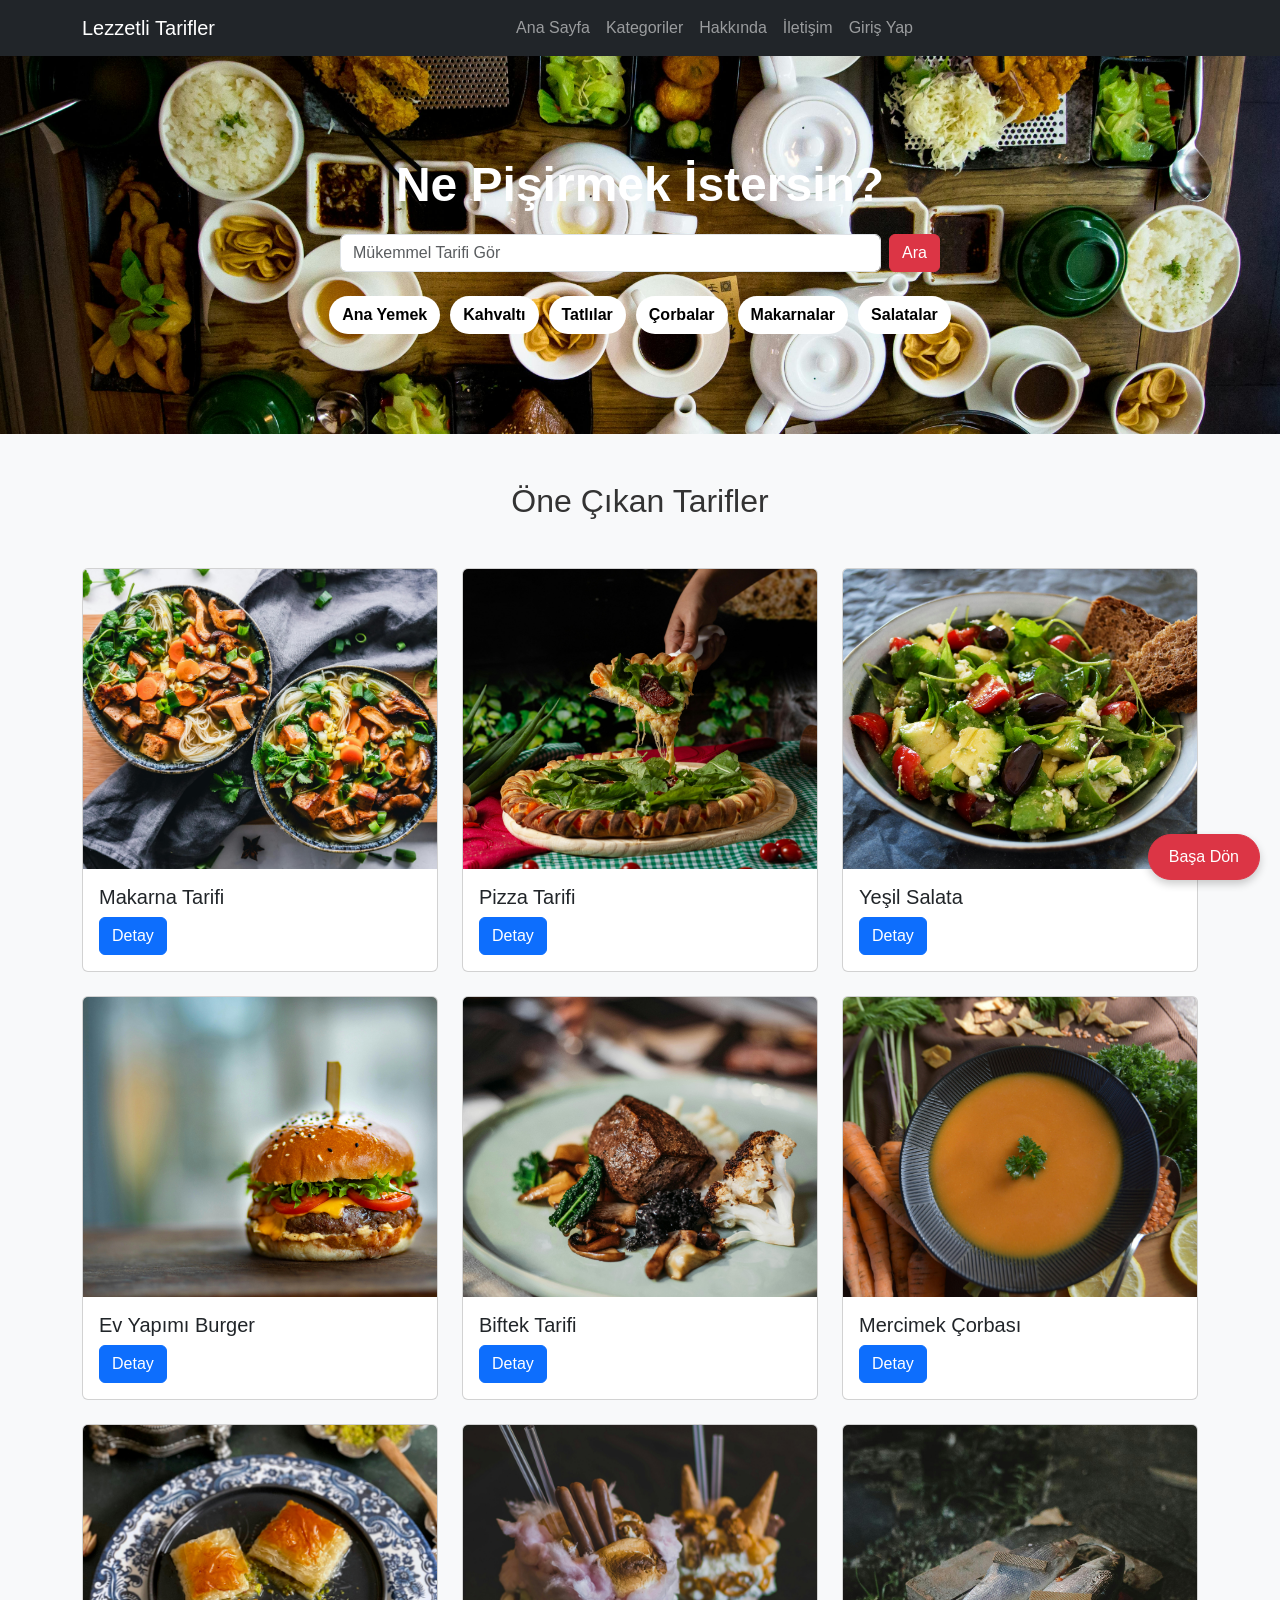
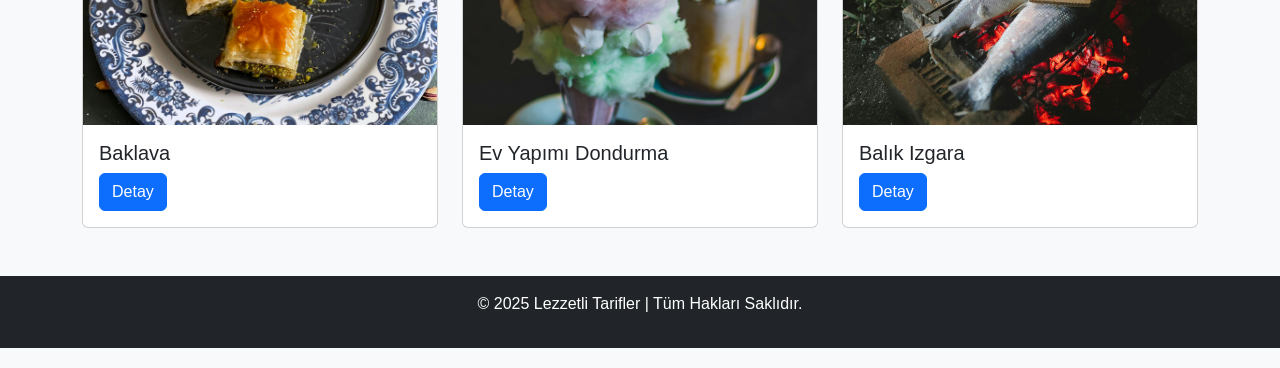
<file: Yemek TarifiProjesi/index.html>
<!DOCTYPE html>
<html lang="tr">
<head>
    <meta charset="UTF-8">
    <meta name="viewport" content="width=device-width, initial-scale=1">
    <title>Lezzetli Tarifler</title>
    <link rel="stylesheet" href="https://cdn.jsdelivr.net/npm/bootstrap@5.3.0/dist/css/bootstrap.min.css">
    <link rel="stylesheet" href="style.css">
    <link rel="stylesheet" href="index.css">

</head>
<body>
    <nav class="navbar navbar-expand-lg navbar-dark bg-dark">
        <div class="container">
            <a class="navbar-brand" href="index.html">Lezzetli Tarifler</a>
            <button class="navbar-toggler" type="button" data-bs-toggle="collapse" data-bs-target="#navbarNav">
                <span class="navbar-toggler-icon"></span>
            </button>
            <div class="collapse navbar-collapse" id="navbarNav">
                <ul class="navbar-nav mx-auto">
                    <li class="nav-item"><a class="nav-link" href="index.html">Ana Sayfa</a></li>
                    <li class="nav-item"><a class="nav-link" href="kategoriler.html">Kategoriler</a></li>
                    <li class="nav-item"><a class="nav-link" href="hakkinda.html">Hakkında</a></li>
                    <li class="nav-item"><a class="nav-link" href="iletisim.html">İletişim</a></li>
                    <li class="nav-item"><a class="nav-link" href="login.html">Giriş Yap</a></li>
                </ul>
            </div>
        </div>
    </nav>

    <!-- HERO SECTION -->
    <div class="hero-section">
        <div class="hero-overlay"></div>
        <div class="hero-content">
            <h1 class="display-5 fw-bold">Ne Pişirmek İstersin?</h1>
            <form class="search-box d-flex" role="search">
                <input class="form-control me-2" type="search" placeholder="Mükemmel Tarifi Gör" aria-label="Ara" id="searchInput">
                <button class="btn btn-danger" type="submit">Ara</button>
            </form>
            <div class="search-suggestions" id="suggestionsBox"></div>

            <div class="category-buttons mt-4">
                <button class="btn"><a href="anayemek.html" style="color: black;text-decoration: none;">Ana Yemek</a></button>
                <button class="btn"><a href="kahvalti.html" style="color: black;text-decoration: none;">Kahvaltı</a></button>
                <button class="btn"><a href="tatlilar.html" style="color: black;text-decoration: none;">Tatlılar</a></button>
                <button class="btn"><a href="corbalar.html" style="color: black;text-decoration: none;">Çorbalar</a></button>
                <button class="btn"><a href="makarnalar.html" style="color: black;text-decoration: none;">Makarnalar</a></button>
                <button class="btn"><a href="salatalar.html" style="color: black;text-decoration: none;">Salatalar</a></button>
            </div>
        </div>
    </div>

    <div class="container my-5">
        <h2 class="text-center mb-5">Öne Çıkan Tarifler</h2>
        <div class="row">
            <!-- Tarif Kartları Burada -->
            <div class="col-md-4">
                <div class="card">
                    <img src="resimler/makarna.jpg" class="card-img-top" alt="Makarna">
                    <div class="card-body">
                        <h5 class="card-title">Makarna Tarifi</h5>
                        <a href="tarif-detay.html?tarif=makarna" class="btn btn-primary">Detay</a>
                    </div>
                </div>
            </div>
            <div class="col-md-4">
                <div class="card">
                    <img src="resimler/pizza.jpg" class="card-img-top" alt="Pizza">
                    <div class="card-body">
                        <h5 class="card-title">Pizza Tarifi</h5>
                        <a href="tarif-detay.html?tarif=pizza" class="btn btn-primary">Detay</a>
                    </div>
                </div>
            </div>
            <div class="col-md-4">
                <div class="card">
                    <img src="resimler/yeşil salata.jpg" class="card-img-top" alt="Salata">
                    <div class="card-body">
                        <h5 class="card-title">Yeşil Salata</h5>
                        <a href="tarif-detay.html?tarif=salata" class="btn btn-primary">Detay</a>
                    </div>
                </div>
            </div>
            <div class="col-md-4 mt-4">
                <div class="card">
                    <img src="resimler/burger.jpg" class="card-img-top" alt="Burger">
                    <div class="card-body">
                        <h5 class="card-title">Ev Yapımı Burger</h5>
                        <a href="tarif-detay.html?tarif=burger" class="btn btn-primary">Detay</a>
                    </div>
                </div>
            </div>
            <div class="col-md-4 mt-4">
                <div class="card">
                    <img src="resimler/biftek.jpg" class="card-img-top" alt="Biftek">
                    <div class="card-body">
                        <h5 class="card-title">Biftek Tarifi</h5>
                        <a href="tarif-detay.html?tarif=biftek" class="btn btn-primary">Detay</a>
                    </div>
                </div>
            </div>
            <div class="col-md-4 mt-4">
                <div class="card">
                    <img src="resimler/Çorbalar/mercimek.jpg" class="card-img-top" alt="Çorba">
                    <div class="card-body">
                        <h5 class="card-title">Mercimek Çorbası</h5>
                        <a href="tarif-detay.html?tarif=corba" class="btn btn-primary">Detay</a>
                    </div>
                </div>
            </div>
            <div class="col-md-4 mt-4">
                <div class="card">
                    <img src="resimler/tatlılar/baklava.jpg" class="card-img-top" alt="Baklava">
                    <div class="card-body">
                        <h5 class="card-title">Baklava</h5>
                        <a href="tarif-detay.html?tarif=baklava" class="btn btn-primary">Detay</a>
                    </div>
                </div>
            </div>
            <div class="col-md-4 mt-4">
                <div class="card">
                    <img src="resimler/tatlılar/dondurma.jpg" class="card-img-top" alt="Dondurma">
                    <div class="card-body">
                        <h5 class="card-title">Ev Yapımı Dondurma</h5>
                        <a href="tarif-detay.html?tarif=dondurma" class="btn btn-primary">Detay</a>
                    </div>
                </div>
            </div>
            <div class="col-md-4 mt-4">
                <div class="card">
                    <img src="resimler/balık ızgara.jpg" class="card-img-top" alt="Balık">
                    <div class="card-body">
                        <h5 class="card-title">Balık Izgara</h5>
                        <a href="tarif-detay.html?tarif=balik" class="btn btn-primary">Detay</a>
                    </div>
                </div>
            </div>
        </div>
    </div>

    <!-- Footer -->
    <footer class="bg-dark text-white text-center p-3">
        <p>© 2025 Lezzetli Tarifler | Tüm Hakları Saklıdır.</p>
    </footer>

    <script src="https://cdn.jsdelivr.net/npm/bootstrap@5.3.0/dist/js/bootstrap.bundle.min.js"></script>
    <script src="index.js"></script>

</script>

<!-- Sayfanın sonuna ekleyin -->
<div class="back-to-top">
    <button onclick="scrollToTop()" class="btn btn-danger">Başa Dön</button>
</div>

<script>
    // Sayfanın en üstüne kaydırma fonksiyonu
    function scrollToTop() {
        window.scrollTo({ top: 0, behavior: 'smooth' });
    }
</script>

</body>
</html>
</file>
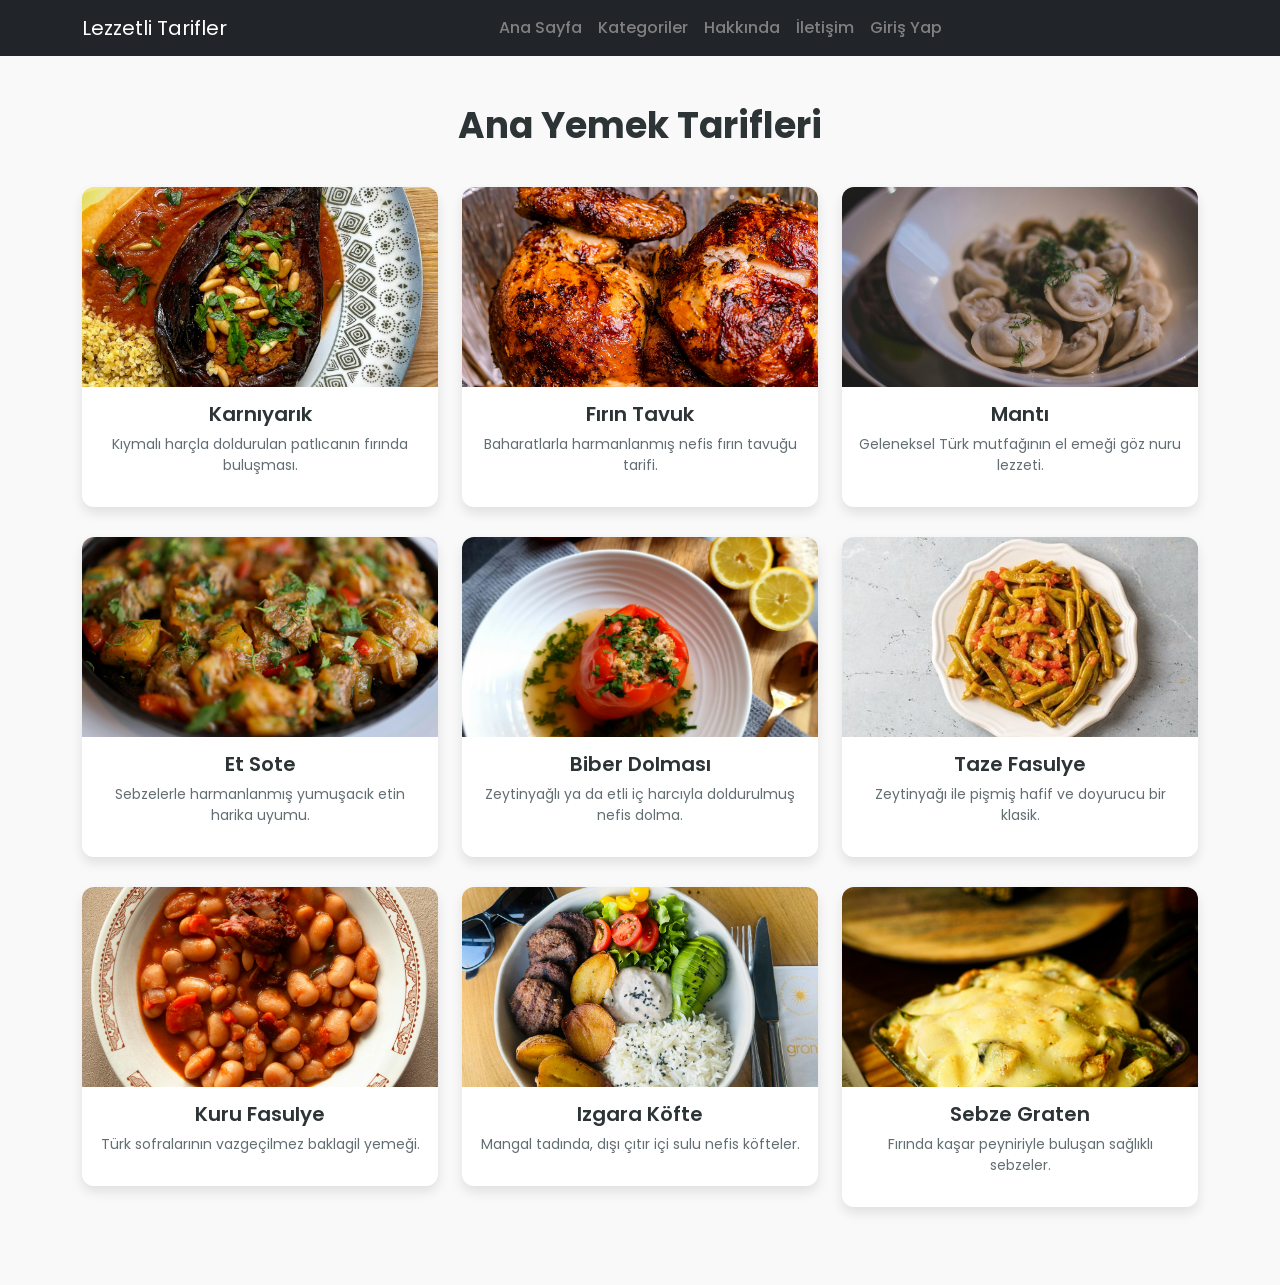
<file: Yemek TarifiProjesi/anayemek.html>
<!DOCTYPE html>
<html lang="tr">

<head>
    <meta charset="UTF-8">
    <meta name="viewport" content="width=device-width, initial-scale=1">
    <title>Ana Yemek Tarifleri</title>
    <link href="https://fonts.googleapis.com/css2?family=Poppins:wght@300;400;600&display=swap" rel="stylesheet">
    <link rel="stylesheet" href="https://cdn.jsdelivr.net/npm/bootstrap@5.3.0/dist/css/bootstrap.min.css">
    <link rel="stylesheet" href="common.css">

</head>

<body>
    <nav class="navbar navbar-expand-lg navbar-dark bg-dark">
        <div class="container">
            <a class="navbar-brand" href="index.html">Lezzetli Tarifler</a>
            <button class="navbar-toggler" type="button" data-bs-toggle="collapse" data-bs-target="#navbarNav">
                <span class="navbar-toggler-icon"></span>
            </button>
            <div class="collapse navbar-collapse" id="navbarNav">
                <ul class="navbar-nav mx-auto"> <!-- Menü öğelerini ortalamak için mx-auto eklendi -->
                    <li class="nav-item"><a class="nav-link" href="index.html">Ana Sayfa</a></li>
                    <li class="nav-item"><a class="nav-link" href="kategoriler.html">Kategoriler</a></li>
                    <li class="nav-item"><a class="nav-link" href="hakkinda.html">Hakkında</a></li>
                    <li class="nav-item"><a class="nav-link" href="iletisim.html">İletişim</a></li>
                    <li class="nav-item"><a class="nav-link" href="login.html">Giriş Yap</a></li> 
                </ul>
            </div>
        </div>
    </nav>

    <div class="container my-5">
        <h2>Ana Yemek Tarifleri</h2>

        <div class="row">
            <!-- Karnıyarık -->
            <div class="col-md-4">
                <div class="recipe-card" data-bs-toggle="modal" data-bs-target="#karnıyarıkModal">
                    <img src="resimler/Ana yemek/karnıyarık.jpg" alt="Karnıyarık">
                    <div class="recipe-card-body">
                        <h5>Karnıyarık</h5>
                        <p>Kıymalı harçla doldurulan patlıcanın fırında buluşması.</p>
                    </div>
                </div>
            </div>

            <!-- Fırın Tavuk -->
            <div class="col-md-4">
                <div class="recipe-card" data-bs-toggle="modal" data-bs-target="#fırınTavukModal">
                    <img src="resimler/Ana yemek/firin_tavuk.jpg" alt="Fırın Tavuk">
                    <div class="recipe-card-body">
                        <h5>Fırın Tavuk</h5>
                        <p>Baharatlarla harmanlanmış nefis fırın tavuğu tarifi.</p>
                    </div>
                </div>
            </div>

            <!-- Mantı -->
            <div class="col-md-4">
                <div class="recipe-card" data-bs-toggle="modal" data-bs-target="#mantıModal">
                    <img src="resimler/Ana yemek/manti.jpg" alt="Mantı">
                    <div class="recipe-card-body">
                        <h5>Mantı</h5>
                        <p>Geleneksel Türk mutfağının el emeği göz nuru lezzeti.</p>
                    </div>
                </div>
            </div>

            <!-- Et Sote -->
            <div class="col-md-4">
                <div class="recipe-card" data-bs-toggle="modal" data-bs-target="#etSoteModal">
                    <img src="resimler/Ana yemek/et_sote.jpg" alt="Et Sote">
                    <div class="recipe-card-body">
                        <h5>Et Sote</h5>
                        <p>Sebzelerle harmanlanmış yumuşacık etin harika uyumu.</p>
                    </div>
                </div>
            </div>

            <!-- Biber Dolması -->
            <div class="col-md-4">
                <div class="recipe-card" data-bs-toggle="modal" data-bs-target="#biberDolmasıModal">
                    <img src="resimler/Ana yemek/biber_dolmasi.jpg" alt="Biber Dolması">
                    <div class="recipe-card-body">
                        <h5>Biber Dolması</h5>
                        <p>Zeytinyağlı ya da etli iç harcıyla doldurulmuş nefis dolma.</p>
                    </div>
                </div>
            </div>

            <!-- Taze Fasulye -->
            <div class="col-md-4">
                <div class="recipe-card" data-bs-toggle="modal" data-bs-target="#tazeFasulyeModal">
                    <img src="resimler/Ana yemek/taze_fasulye.jpg" alt="Taze Fasulye">
                    <div class="recipe-card-body">
                        <h5>Taze Fasulye</h5>
                        <p>Zeytinyağı ile pişmiş hafif ve doyurucu bir klasik.</p>
                    </div>
                </div>
            </div>

            <!-- Kuru Fasulye -->
            <div class="col-md-4">
                <div class="recipe-card" data-bs-toggle="modal" data-bs-target="#kuruFasulyeModal">
                    <img src="resimler/Ana yemek/kuru_fasulye.jpg" alt="Kuru Fasulye">
                    <div class="recipe-card-body">
                        <h5>Kuru Fasulye</h5>
                        <p>Türk sofralarının vazgeçilmez baklagil yemeği.</p>
                    </div>
                </div>
            </div>

            <!-- Izgara Köfte -->
            <div class="col-md-4">
                <div class="recipe-card" data-bs-toggle="modal" data-bs-target="#ızgaraKöfteModal">
                    <img src="resimler/Ana yemek/izgara_kofte.jpg" alt="Izgara Köfte">
                    <div class="recipe-card-body">
                        <h5>Izgara Köfte</h5>
                        <p>Mangal tadında, dışı çıtır içi sulu nefis köfteler.</p>
                    </div>
                </div>
            </div>

            <!-- Sebze Graten -->
            <div class="col-md-4">
                <div class="recipe-card" data-bs-toggle="modal" data-bs-target="#sebzeGratenModal">
                    <img src="resimler/Ana yemek/sebze_graten.jpg" alt="Sebze Graten">
                    <div class="recipe-card-body">
                        <h5>Sebze Graten</h5>
                        <p>Fırında kaşar peyniriyle buluşan sağlıklı sebzeler.</p>
                    </div>
                </div>
            </div>

            

            <!-- Piliç Şiş -->
        </div>
    </div>
    
    <!-- Modals -->

    <!-- Karnıyarık Modal -->
<div class="modal fade" id="karnıyarıkModal" tabindex="-1" aria-labelledby="karnıyarıkModalLabel" aria-hidden="true">
    <div class="modal-dialog modal-dialog-centered">
        <div class="modal-content custom-modal">
            <div class="modal-header">
                <h5 class="modal-title" id="karnıyarıkModalLabel">Karnıyarık Tarifi</h5>
                <button type="button" class="btn-close" data-bs-dismiss="modal" aria-label="Close"></button>
            </div>
            <div class="modal-body">
                <img src="resimler/Ana yemek/karnıyarık.jpg" alt="Karnıyarık">
                <p>Karnıyarık yapmak için öncelikle patlıcanları alacalı soyun ve kızgın yağda hafifçe kızartın. İç harcı için bir tavada kıymayı kavurun, üzerine ince doğranmış soğan, biber ve domates ekleyin. Baharat olarak tuz, karabiber ve isteğe bağlı olarak pul biber ekleyin. Kızartılmış patlıcanların ortasını açarak hazırladığınız kıymalı harcı doldurun. Üzerine bir dilim domates ve biber koyarak fırın tepsisine dizin. Salçalı su hazırlayıp tepsiye dökün ve 180°C fırında 20-25 dakika pişirin. Afiyet olsun!</p>
            </div>
        </div>
    </div>
</div>

<!-- Fırın Tavuk Modal -->
<div class="modal fade" id="fırınTavukModal" tabindex="-1" aria-labelledby="fırınTavukModalLabel" aria-hidden="true">
    <div class="modal-dialog modal-dialog-centered">
        <div class="modal-content">
            <div class="modal-header">
                <h5 class="modal-title" id="fırınTavukModalLabel">Fırın Tavuk Tarifi</h5>
                <button type="button" class="btn-close" data-bs-dismiss="modal" aria-label="Close"></button>
            </div>
            <div class="modal-body">
                <img src="resimler/Ana yemek/firin_tavuk.jpg" alt="Fırın Tavuk">
                <p>Fırın tavuk yapmak için bir bütün tavuğu temizleyin ve kurulayın. Tavuğun her yerine zeytinyağı, tuz, karabiber, kırmızı toz biber ve kekik sürün. İçine isteğe bağlı olarak limon ve sarımsak koyabilirsiniz. Tavuğu fırın tepsisine yerleştirin ve etrafına patates, havuç gibi sebzeler ekleyin. 200°C önceden ısıtılmış fırında yaklaşık 1-1.5 saat pişirin. Tavuğun üzeri kızardığında servise hazırdır. Afiyet olsun!</p>
            </div>
        </div>
    </div>
</div>

<!-- Mantı Modal -->
<div class="modal fade" id="mantıModal" tabindex="-1" aria-labelledby="mantıModalLabel" aria-hidden="true">
    <div class="modal-dialog modal-dialog-centered">
        <div class="modal-content">
            <div class="modal-header">
                <h5 class="modal-title" id="mantıModalLabel">Mantı Tarifi</h5>
                <button type="button" class="btn-close" data-bs-dismiss="modal" aria-label="Close"></button>
            </div>
            <div class="modal-body">
                <img src="resimler/Ana yemek/manti.jpg" alt="Mantı">
                <p>Mantı yapmak için hamur hazırlayın: 2 su bardağı un, 1 yumurta, bir tutam tuz ve yeterince su ile sert bir hamur yoğurun. Hamuru ince açın ve küçük kareler halinde kesin. İç harcı için kıymayı, rendelenmiş soğanı, tuz ve karabiberi karıştırın. Karelerin ortasına kıymalı harç koyup bohça şeklinde kapatın. Mantıları kaynar tuzlu suda haşlayın. Üzerine sarımsaklı yoğurt ve tereyağında kızdırılmış pul biber dökerek servis yapın. Afiyet olsun!</p>
            </div>
        </div>
    </div>
</div>

<!-- Et Sote Modal -->
<div class="modal fade" id="etSoteModal" tabindex="-1" aria-labelledby="etSoteModalLabel" aria-hidden="true">
    <div class="modal-dialog modal-dialog-centered">
        <div class="modal-content">
            <div class="modal-header">
                <h5 class="modal-title" id="etSoteModalLabel">Et Sote Tarifi</h5>
                <button type="button" class="btn-close" data-bs-dismiss="modal" aria-label="Close"></button>
            </div>
            <div class="modal-body">
                <img src="resimler/Ana yemek/et_sote.jpg" alt="Et Sote">
                <p>Et sote yapmak için kuşbaşı doğranmış eti bir tavada yüksek ateşte mühürleyin. Ardından ince doğranmış soğan, biber ve domates ekleyin. Baharat olarak tuz, karabiber, kekik ve pul biber kullanabilirsiniz. Etin yumuşaması için biraz sıcak su ekleyip kısık ateşte pişirin. Yanında pilav veya makarna ile servis yapabilirsiniz. Afiyet olsun!</p>
            </div>
        </div>
    </div>
</div>

<!-- Biber Dolması Modal -->
<div class="modal fade" id="biberDolmasıModal" tabindex="-1" aria-labelledby="biberDolmasıModalLabel" aria-hidden="true">
    <div class="modal-dialog modal-dialog-centered">
        <div class="modal-content custom-modal">
            <div class="modal-header">
                <h5 class="modal-title" id="biberDolmasıModalLabel">Biber Dolması Tarifi</h5>
                <button type="button" class="btn-close" data-bs-dismiss="modal" aria-label="Close"></button>
            </div>
            <div class="modal-body">
                <img src="resimler/Ana yemek/biber_dolmasi.jpg" alt="Biber Dolması">
                <p>Biber dolması yapmak için dolmalık biberlerin içini temizleyin. İç harcı için pirinç, ince doğranmış soğan, domates, maydanoz, zeytinyağı, tuz ve baharatları karıştırın. Harcı biberlerin içine doldurun ve üzerini domates dilimleriyle kapatın. Tencereye dizip üzerine salçalı su dökün. Kısık ateşte biberler yumuşayana kadar pişirin. Afiyet olsun!</p>
            </div>
        </div>
    </div>
</div>

<!-- Taze Fasulye Modal -->
<div class="modal fade" id="tazeFasulyeModal" tabindex="-1" aria-labelledby="tazeFasulyeModalLabel" aria-hidden="true">
    <div class="modal-dialog modal-dialog-centered">
        <div class="modal-content">
            <div class="modal-header">
                <h5 class="modal-title" id="tazeFasulyeModalLabel">Taze Fasulye Tarifi</h5>
                <button type="button" class="btn-close" data-bs-dismiss="modal" aria-label="Close"></button>
            </div>
            <div class="modal-body">
                <img src="resimler/Ana yemek/taze_fasulye.jpg" alt="Taze Fasulye">
                <p>Taze fasulye yapmak için fasulyeleri ayıklayıp yıkayın. Bir tencerede zeytinyağı ile ince doğranmış soğanı kavurun. Üzerine doğranmış domates ve fasulyeleri ekleyin. Tuz, şeker ve biraz sıcak su ekleyerek kısık ateşte fasulyeler yumuşayana kadar pişirin. Soğuk veya sıcak servis yapabilirsiniz. Afiyet olsun!</p>
            </div>
        </div>
    </div>
</div>

<!-- Kuru Fasulye Modal -->
<div class="modal fade" id="kuruFasulyeModal" tabindex="-1" aria-labelledby="kuruFasulyeModalLabel" aria-hidden="true">
    <div class="modal-dialog modal-dialog-centered">
        <div class="modal-content custom-modal">
            <div class="modal-header">
                <h5 class="modal-title" id="kuruFasulyeModalLabel">Kuru Fasulye Tarifi</h5>
                <button type="button" class="btn-close" data-bs-dismiss="modal" aria-label="Close"></button>
            </div>
            <div class="modal-body">
                <img src="resimler/Ana yemek/kuru_fasulye.jpg" alt="Kuru Fasulye">
                <p>Kuru fasulyeyi bir gece önceden suda bekletin. Ertesi gün suyunu süzüp tencereye alın, üzerini geçecek kadar suyla haşlayın. Ayrı bir tencerede soğanı kavurun, salça ve haşlanmış fasulyeyi ekleyin. Tuz, pul biber ve su ilavesiyle kısık ateşte pişirin. İsteğe bağlı olarak et veya pastırma da eklenebilir. Yanında pilavla servis edilirse klasik bir Türk öğle yemeği olur. Afiyet olsun!</p>
            </div>
        </div>
    </div>
</div>

<!-- Izgara Köfte Modal -->
<div class="modal fade" id="ızgaraKöfteModal" tabindex="-1" aria-labelledby="ızgaraKöfteModalLabel" aria-hidden="true">
    <div class="modal-dialog modal-dialog-centered">
        <div class="modal-content custom-modal">
            <div class="modal-header">
                <h5 class="modal-title" id="ızgaraKöfteModalLabel">Izgara Köfte Tarifi</h5>
                <button type="button" class="btn-close" data-bs-dismiss="modal" aria-label="Close"></button>
            </div>
            <div class="modal-body">
                <img src="resimler/Ana yemek/izgara_kofte.jpg" alt="Izgara Köfte">
                <p>Kıymayı bir kaba alın, içine rendelenmiş soğan, galeta unu, yumurta, tuz, karabiber ve kimyon ekleyin. İyice yoğurup şekil verin. Şekil verilen köfteleri buzdolabında dinlendirin. Izgarada veya döküm tavada önlü arkalı pişirin. Yanında közlenmiş biber ve domatesle servis yapabilirsiniz. Pilav veya ekmekle çok iyi gider. Afiyet olsun!</p>
            </div>
        </div>
    </div>
</div>

<!-- Sebze Graten Modal -->
<div class="modal fade" id="sebzeGratenModal" tabindex="-1" aria-labelledby="sebzeGratenModalLabel" aria-hidden="true">
    <div class="modal-dialog modal-dialog-centered">
        <div class="modal-content custom-modal">
            <div class="modal-header">
                <h5 class="modal-title" id="sebzeGratenModalLabel">Sebze Graten Tarifi</h5>
                <button type="button" class="btn-close" data-bs-dismiss="modal" aria-label="Close"></button>
            </div>
            <div class="modal-body">
                <img src="resimler/Ana yemek/sebze_graten.jpg" alt="Sebze Graten">
                <p>Patates, havuç, kabak ve brokoliyi haşlayın. Beşamel sos için tereyağında un kavurun, süt ekleyerek kıvam alana kadar pişirin. Haşlanmış sebzeleri fırın kabına yerleştirip üzerine beşamel sosu dökün. Üzerine rendelenmiş kaşar peyniri serpin ve 180°C fırında üzeri kızarana kadar pişirin. Hafif ama doyurucu bir ana yemek alternatifi sunar. Afiyet olsun!</p>
            </div>
        </div>
    </div>
</div>


    <script src="https://cdn.jsdelivr.net/npm/bootstrap@5.3.0/dist/js/bootstrap.bundle.min.js"></script>
</body>

</html>
</file>
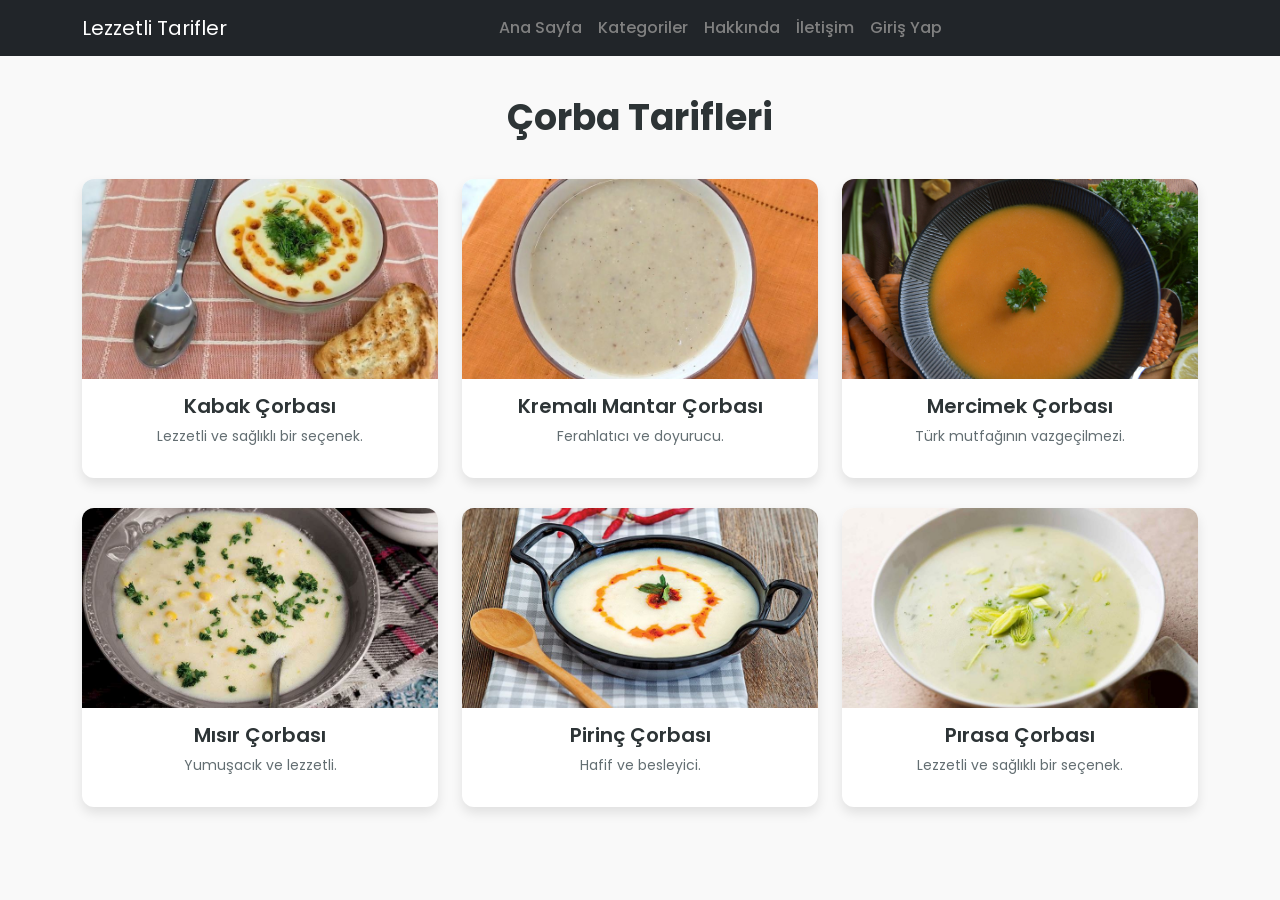
<file: Yemek TarifiProjesi/corbalar.html>
<!DOCTYPE html>
<html lang="tr">
<head>
  <meta charset="UTF-8" />
  <meta name="viewport" content="width=device-width, initial-scale=1" />
  <title>Çorba Tarifleri</title>
  <link href="https://fonts.googleapis.com/css2?family=Poppins:wght@300;400;600&display=swap" rel="stylesheet" />
  <link rel="stylesheet" href="https://cdn.jsdelivr.net/npm/bootstrap@5.3.0/dist/css/bootstrap.min.css" />
  <link rel="stylesheet" href="common.css">
</head>
<body>
  <nav class="navbar navbar-expand-lg navbar-dark bg-dark">
    <div class="container">
        <a class="navbar-brand" href="index.html">Lezzetli Tarifler</a>
        <button class="navbar-toggler" type="button" data-bs-toggle="collapse" data-bs-target="#navbarNav">
            <span class="navbar-toggler-icon"></span>
        </button>
        <div class="collapse navbar-collapse" id="navbarNav">
            <ul class="navbar-nav mx-auto"> <!-- Menü öğelerini ortalamak için mx-auto eklendi -->
                <li class="nav-item"><a class="nav-link" href="index.html">Ana Sayfa</a></li>
                <li class="nav-item"><a class="nav-link" href="kategoriler.html">Kategoriler</a></li>
                <li class="nav-item"><a class="nav-link" href="hakkinda.html">Hakkında</a></li>
                <li class="nav-item"><a class="nav-link" href="iletisim.html">İletişim</a></li>
                <li class="nav-item"><a class="nav-link" href="login.html">Giriş Yap</a></li> 
            </ul>
        </div>
    </div>
</nav>

  <div class="container">
    <h2>Çorba Tarifleri</h2>
    <div class="row">
      <!-- Kabak Çorbası -->
      <div class="col-md-4">
        <div class="recipe-card" data-bs-toggle="modal" data-bs-target="#kabakCorbasiModal">
          <img src="resimler/Çorbalar/kabak-corbasi.jpeg" alt="Kabak Çorbası" />
          <div class="recipe-card-body">
            <h5>Kabak Çorbası</h5>
            <p>Lezzetli ve sağlıklı bir seçenek.</p>
          </div>
          <div class="tooltip-text">Hafif ve lezzetli</div>
        </div>
      </div>

      <!-- Kremalı Mantar Çorbası -->
      <div class="col-md-4">
        <div class="recipe-card" data-bs-toggle="modal" data-bs-target="#kremaliMantarCorbasiModal">
          <img src="resimler/Çorbalar/kremali-mantar.jpeg" alt="Kremalı Mantar Çorbası" />
          <div class="recipe-card-body">
            <h5>Kremalı Mantar Çorbası</h5>
            <p>Ferahlatıcı ve doyurucu.</p>
          </div>
          <div class="tooltip-text">Zengin ve kremalı</div>
        </div>
      </div>

      <!-- Mercimek Çorbası -->
      <div class="col-md-4">
        <div class="recipe-card" data-bs-toggle="modal" data-bs-target="#mercimekCorbasiModal">
          <img src="resimler/Çorbalar/mercimek.jpg" alt="Mercimek Çorbası" />
          <div class="recipe-card-body">
            <h5>Mercimek Çorbası</h5>
            <p>Türk mutfağının vazgeçilmezi.</p>
          </div>
          <div class="tooltip-text">Doyurucu ve sağlıklı</div>
        </div>
      </div>

      <!-- Mısır Çorbası -->
      <div class="col-md-4">
        <div class="recipe-card" data-bs-toggle="modal" data-bs-target="#misirCorbasiModal">
          <img src="resimler/Çorbalar/misir-corbasi.jpg" alt="Mısır Çorbası" />
          <div class="recipe-card-body">
            <h5>Mısır Çorbası</h5>
            <p>Yumuşacık ve lezzetli.</p>
          </div>
          <div class="tooltip-text">Tatlı ve kremsi</div>
        </div>
      </div>

      <!-- Pirinç Çorbası -->
      <div class="col-md-4">
        <div class="recipe-card" data-bs-toggle="modal" data-bs-target="#pirincCorbasiModal">
          <img src="resimler/Çorbalar/pirinc_corbasi.jpg" alt="Pirinç Çorbası" />
          <div class="recipe-card-body">
            <h5>Pirinç Çorbası</h5>
            <p>Hafif ve besleyici.</p>
          </div>
          <div class="tooltip-text">Hafif ve besleyici</div>
        </div>
      </div>

      <!-- Pırasa Çorbası -->
      <div class="col-md-4">
        <div class="recipe-card" data-bs-toggle="modal" data-bs-target="#pirasaCorbasiModal">
          <img src="resimler/Çorbalar/pirasa-corbasi.jpeg" alt="Pırasa Çorbası" />
          <div class="recipe-card-body">
            <h5>Pırasa Çorbası</h5>
            <p>Lezzetli ve sağlıklı bir seçenek.</p>
          </div>
          <div class="tooltip-text">Sağlıklı ve lezzetli</div>
        </div>
      </div>
    </div>
  </div>

  <!-- Modals -->
  <div class="modal fade" id="kabakCorbasiModal" tabindex="-1">
    <div class="modal-dialog modal-dialog-centered">
      <div class="modal-content">
        <div class="modal-header"><h5>Kabak Çorbası</h5><button class="btn-close" data-bs-dismiss="modal"></button></div>
        <div class="modal-body">
          <img src="resimler/Çorbalar/kabak-corbasi.jpeg" alt="Kabak Çorbası" />
          <p>Kabak çorbası, hem hafif hem de lezzetli bir başlangıç yemeğidir. İlk olarak, 2-3 adet kabak ve 1 adet soğanı doğrayın. Bir tencerede zeytinyağını ısıtıp, doğranmış soğanı soteleyin. Ardından, kabağı ekleyip birkaç dakika daha kavurun. Üzerine 4 su bardağı sebze suyu (veya tavuk suyu) ekleyin ve kabaklar yumuşayana kadar pişirin. Karışıma tuz, karabiber ve isteğe göre biraz muskat rendesi ekleyebilirsiniz. Pişen çorbayı bir blender ile pürüzsüz hale getirin ve kremayı ilave edip karıştırın. Son olarak, biraz daha tuz ve karabiberle tatlandırıp sıcak olarak servis edin. Üzerine taze nane veya dereotu serpip, yanında çıtır ekmekle servis edebilirsiniz.</p>
        </div>
      </div>
    </div>
  </div>

  <div class="modal fade" id="kremaliMantarCorbasiModal" tabindex="-1">
    <div class="modal-dialog modal-dialog-centered">
      <div class="modal-content">
        <div class="modal-header"><h5>Kremalı Mantar Çorbası</h5><button class="btn-close" data-bs-dismiss="modal"></button></div>
        <div class="modal-body">
          <img src="resimler/Çorbalar/kremali-mantar.jpeg" alt="Kremalı Mantar Çorbası" />
          <p>Kremalı mantar çorbası, yoğun aroması ve yumuşak dokusuyla sofraların favorilerindendir. Öncelikle 1 adet soğanı ince doğrayıp tereyağında soteleyin, ardından dilimlenmiş 300 gram mantarı ekleyip suyunu salıp çekene kadar kavurun. 1 yemek kaşığı un ekleyip karıştırın ve ardından 4 su bardağı sıcak su veya tavuk suyu ilave edin. Kaynamaya başladıktan sonra 10-15 dakika pişirin, ardından blender’dan geçirerek pürüzsüz hale getirin. 1 su bardağı krema ekleyip 5 dakika daha kaynatın, tuz ve karabiber ile tatlandırın. Üzerine kıyılmış maydanoz serpip sıcak olarak servis edin.</p>
        </div>
      </div>
    </div>
  </div>

  <div class="modal fade" id="mercimekCorbasiModal" tabindex="-1">
    <div class="modal-dialog modal-dialog-centered">
      <div class="modal-content">
        <div class="modal-header"><h5>Mercimek Çorbası</h5><button class="btn-close" data-bs-dismiss="modal"></button></div>
        <div class="modal-body">
          <img src="resimler/Çorbalar/mercimek.jpg" alt="Mercimek Çorbası" />
          <p>Mercimek çorbası, sağlıklı ve doyurucu bir başlangıç yemeğidir. İlk olarak, 1 adet soğanı ince doğrayıp, bir tencerede zeytinyağında soteleyin. Ardından, 1 su bardağı kırmızı mercimeği ekleyin ve birkaç dakika karıştırarak kavurun. Üzerine 5 su bardağı su veya tavuk suyu ekleyip karıştırın. Çorba kaynamaya başladıktan sonra, 1 adet havuç ve 1 adet patatesi küp küp doğrayıp ekleyin. Mercimekler ve sebzeler yumuşayana kadar pişirin. Karışıma tuz, karabiber, kimyon ve pul biber ekleyin. Çorbayı bir blender ile pürüzsüz hale getirin, ardından 1/2 su bardağı krema ekleyip karıştırın. Sıcak olarak servis edin ve üzerine limon sıkarak lezzetini artırabilirsiniz.</p>
        </div>
      </div>
    </div>
  </div>

  <div class="modal fade" id="misirCorbasiModal" tabindex="-1">
    <div class="modal-dialog modal-dialog-centered">
      <div class="modal-content">
        <div class="modal-header"><h5>Mısır Çorbası</h5><button class="btn-close" data-bs-dismiss="modal"></button></div>
        <div class="modal-body">
          <img src="resimler/Çorbalar/misir-corbasi.jpg" alt="Mısır Çorbası" />
          <p>Mısır çorbası, tatlı ve kremsi yapısıyla oldukça lezzetli bir başlangıç yemeğidir. İlk olarak, bir tencerede 1 adet soğanı ince doğrayıp tereyağında soteleyin. Ardından, 1 yemek kaşığı un ekleyip birkaç dakika karıştırarak kavurun. 2 su bardağı mısır konservesi (veya taze mısır) ve 4 su bardağı sebze veya tavuk suyu ekleyin, karıştırın. Çorba kaynamaya başladıktan sonra, 1/2 su bardağı süt ve 1/2 su bardağı krema ekleyin. Çorbanın kıvamı yoğunlaştığında, tuz ve karabiber ile tatlandırın. Blender’dan geçirin ve pürüzsüz bir kıvam elde edin. Sıcak olarak servis edin, üzerine biraz pul biber veya taze maydanoz serpebilirsiniz.</p>
        </div>
      </div>
    </div>
  </div>

  <div class="modal fade" id="pirincCorbasiModal" tabindex="-1">
    <div class="modal-dialog modal-dialog-centered">
      <div class="modal-content">
        <div class="modal-header"><h5>Pirinç Çorbası</h5><button class="btn-close" data-bs-dismiss="modal"></button></div>
        <div class="modal-body">
          <img src="resimler/Çorbalar/pirinc_corbasi.jpg" alt="Pirinç Çorbası" />
          <p>İlk olarak, 1 adet soğanı ince doğrayıp, 1 yemek kaşığı tereyağı ile bir tencerede soteleyin. Ardından, 1 su bardağı pirinci ekleyip birkaç dakika kavurun. Üzerine 5 su bardağı sıcak su veya tavuk suyu ekleyin ve karıştırın. Çorba kaynamaya başladıktan sonra, tuz, karabiber ve biraz kimyon ekleyin. Pirinçler yumuşayıncaya kadar pişirin. Son olarak, 1/2 su bardağı yoğurt ve 1 yemek kaşığı unla hazırladığınız karışımı çorbaya ilave edin, karıştırarak çorbanın kıvamını açın. Birkaç dakika daha kaynatıp, sıcak olarak servis edin. Üzerine nane veya pul biber serpebilirsiniz.</p>
        </div>
      </div>
    </div>
  </div>

  <div class="modal fade" id="pirasaCorbasiModal" tabindex="-1">
    <div class="modal-dialog modal-dialog-centered">
      <div class="modal-content">
        <div class="modal-header"><h5>Pırasa Çorbası</h5><button class="btn-close" data-bs-dismiss="modal"></button></div>
        <div class="modal-body">
          <img src="resimler/Çorbalar/pirasa-corbasi.jpeg" alt="Pırasa Çorbası" />
          <p>İlk olarak, 2-3 adet pırasayı ince ince doğrayın. Bir tencerede 1 adet doğranmış soğanı, 1 yemek kaşığı tereyağı veya zeytinyağında soteleyin. Soğanlar yumuşayınca, doğranmış pırasayı ekleyip birkaç dakika karıştırarak kavurun. Ardından, 4 su bardağı sıcak su veya sebze suyu ekleyin ve karıştırın. Çorba kaynamaya başladıktan sonra, tuz, karabiber ve isteğe göre biraz kimyon ekleyin. Pırasalar yumuşayana kadar pişirin. Çorba piştikten sonra, bir blender ile pürüzsüz hale getirin. Son olarak, 1/2 su bardağı krema ekleyin ve karıştırarak birkaç dakika daha kaynatın. Sıcak olarak servis edin. Üzerine taze nane veya dereotu serpebilirsiniz.</p>
        </div>
      </div>
    </div>
  </div>

  <script src="https://cdn.jsdelivr.net/npm/bootstrap@5.3.0/dist/js/bootstrap.bundle.min.js"></script>
</body>
</html>
</file>
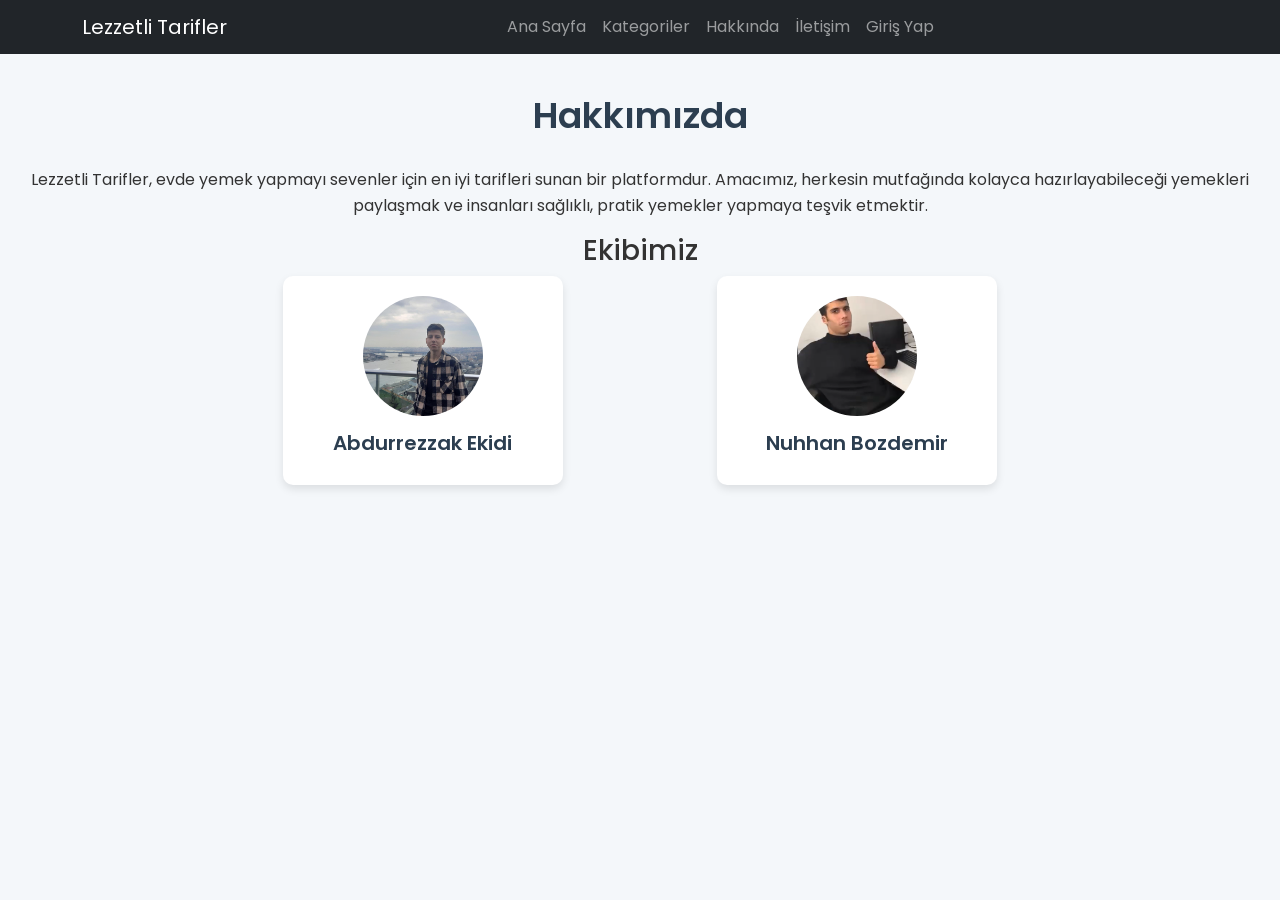
<file: Yemek TarifiProjesi/hakkinda.html>
<!DOCTYPE html>
<html lang="tr">
<head>
    <meta charset="UTF-8">
    <meta name="viewport" content="width=device-width, initial-scale=1">
    <title>Hakkımızda</title>
    <link href="https://fonts.googleapis.com/css2?family=Poppins:wght@300;400;600&display=swap" rel="stylesheet">
    <link rel="stylesheet" href="https://cdn.jsdelivr.net/npm/bootstrap@5.3.0/dist/css/bootstrap.min.css">
    <style>
        body {
            font-family: 'Poppins', sans-serif;
            background-color: #f4f7fa;
            color: #333;
            line-height: 1.6;
        }

        .navbar {
            padding: 6px 0; /* Navbar yüksekliğini düzenler */
        }

        .navbar-nav {
            margin: 0 auto; /* Menü öğelerini ortalar */
        }

        .content-container {
            margin-top: 40px; /* Navbar ile içerik arasına mesafe ekler */
            text-align: center;
        }

        h2 {
            font-size: 36px;
            font-weight: 600;
            color: #2c3e50;
            margin-bottom: 30px;
        }

        .team-member {
            background-color: #fff;
            border-radius: 10px;
            box-shadow: 0 4px 8px rgba(0, 0, 0, 0.1);
            margin-bottom: 20px;
            overflow: hidden;
            transition: all 0.3s ease-in-out;
            padding: 20px;
            position: relative;
            max-width: 280px; /* Kartların maksimum genişliği */
            margin: 0 auto; /* Ortalamak için */
        }

        .team-member:hover {
            transform: translateY(-10px);
            box-shadow: 0 12px 24px rgba(0, 0, 0, 0.15);
        }

        .team-member img {
            border-radius: 50%;
            width: 120px;
            height: 120px;
            object-fit: cover;
            margin-bottom: 15px;
        }

        .team-member h5 {
            font-size: 20px;
            font-weight: 600;
            color: #2c3e50;
            margin-bottom: 10px;
        }

        .team-member p {
            font-size: 14px;
            color: #7f8c8d;
            display: none; /* Bilgiler başlangıçta gizli */
        }

        .team-member:hover p {
            display: block; /* Fareyle üzerine gelindiğinde bilgileri göster */
        }

        .row {
            display: flex;
            justify-content: center; /* Ortalamak için */
            gap: 20px; /* Aralarındaki mesafeyi düzenler */
            flex-wrap: wrap;
        }

        .col-md-4 {
            flex: 1 1 calc(33.333% - 20px);
            max-width: calc(33.333% - 20px);
        }

        @media (max-width: 768px) {
            .col-md-4 {
                flex: 1 1 100%;
                max-width: 100%;
            }
        }
    </style>
</head>

<body>
    <nav class="navbar navbar-expand-lg navbar-dark bg-dark">
        <div class="container">
            <a class="navbar-brand" href="index.html">Lezzetli Tarifler</a>
            <button class="navbar-toggler" type="button" data-bs-toggle="collapse" data-bs-target="#navbarNav">
                <span class="navbar-toggler-icon"></span>
            </button>
            <div class="collapse navbar-collapse" id="navbarNav">
                <ul class="navbar-nav mx-auto"> <!-- Menü öğelerini ortalamak için mx-auto eklendi -->
                    <li class="nav-item"><a class="nav-link" href="index.html">Ana Sayfa</a></li>
                    <li class="nav-item"><a class="nav-link" href="kategoriler.html">Kategoriler</a></li>
                    <li class="nav-item"><a class="nav-link" href="hakkinda.html">Hakkında</a></li>
                    <li class="nav-item"><a class="nav-link" href="iletisim.html">İletişim</a></li>
                    <li class="nav-item"><a class="nav-link" href="login.html">Giriş Yap</a></li> 
                </ul>
            </div>
        </div>
    </nav>

    <!-- Hakkımızda İçeriği -->
    <div class="content-container">
        <h2>Hakkımızda</h2>
        <p>Lezzetli Tarifler, evde yemek yapmayı sevenler için en iyi tarifleri sunan bir platformdur. Amacımız, herkesin mutfağında kolayca hazırlayabileceği yemekleri paylaşmak ve insanları sağlıklı, pratik yemekler yapmaya teşvik etmektir.</p>

        <h3>Ekibimiz</h3>
        <div class="row">
            <!-- Aşçı 1: Abdurrezzak Ekidi -->
            <div class="col-md-4">
                <div class="team-member">
                    <img src="resimler/sahil.jpg" alt="Abdurrezzak Ekidi">
                    <h5>Abdurrezzak Ekidi</h5>
                    <p><strong>Web Geliştirici & Yazılım Mühendisi</strong></p>
                    <p>Abdurrezzak Ekidi, Lezzetli Tarifler platformunun yazılım altyapısını geliştiren bir yazılım geliştiricisidir. Hem front-end hem de back-end teknolojileriyle platformun verimli ve hızlı olmasını sağlar. Yeni teknolojilerle sürekli iyileştirmeler yapar.</p>
                </div>
            </div>

            <!-- Aşçı 2: Nuhhan Bozdemir -->
            <div class="col-md-4">
                <div class="team-member">
                    <img src="resimler/nuhhan.png" alt="Nuhhan Bozdemir">
                    <h5>Nuhhan Bozdemir</h5>
                    <p><strong>Tarif Editörü</strong></p>
                    <p>Tarifleri titizlikle düzenleyerek herkesin kolayca uygulayabileceği hale getiriyor. Ayrıca yenilikçi tariflerle mutfağı renklendiriyor.</p>
                </div>
            </div>
        </div>
    </div>
</body>
</html>
</file>
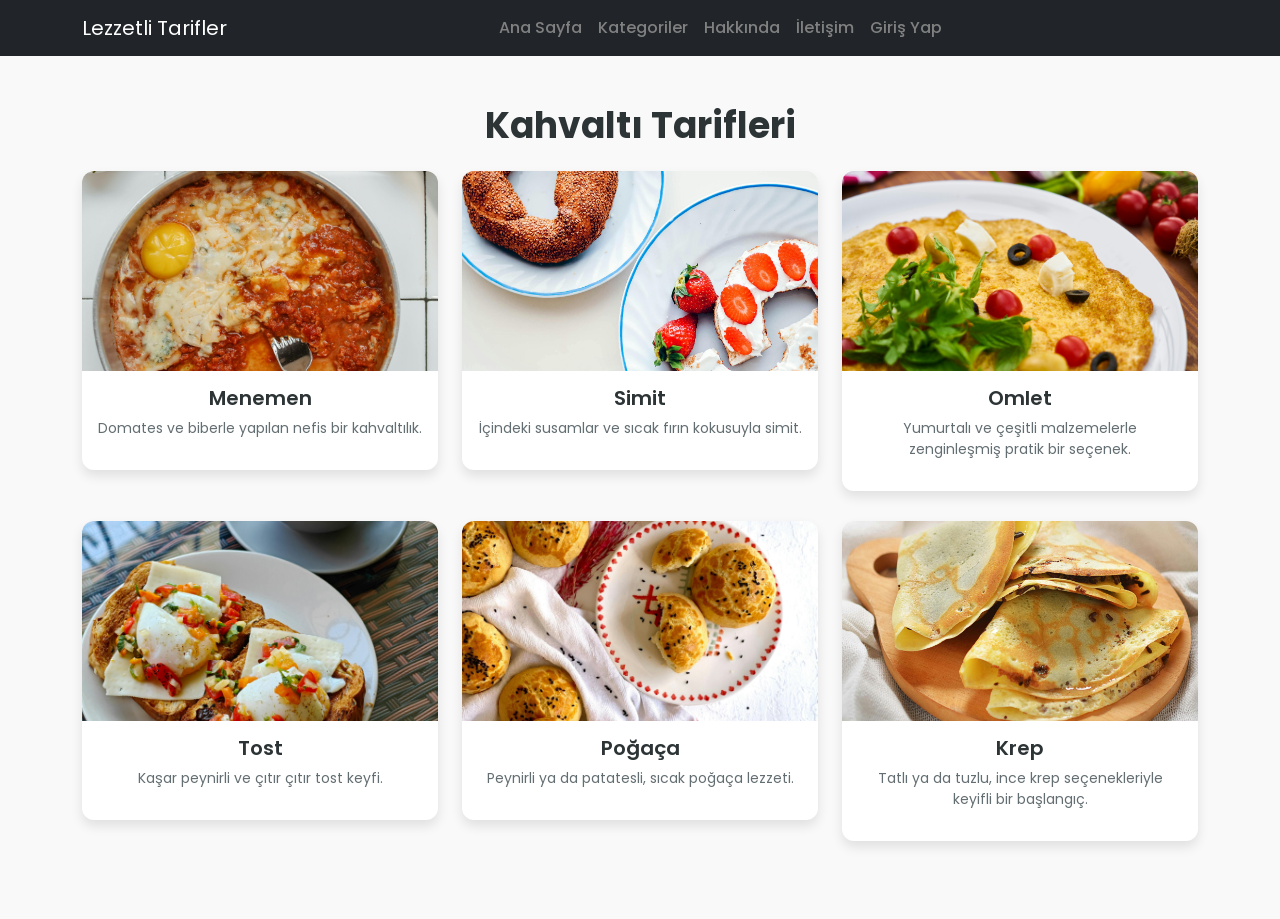
<file: Yemek TarifiProjesi/kahvalti.html>
<!DOCTYPE html>
<html lang="tr">

<head>
    <meta charset="UTF-8">
    <meta name="viewport" content="width=device-width, initial-scale=1">
    <title>Kahvaltı Tarifleri</title>
    <link href="https://fonts.googleapis.com/css2?family=Poppins:wght@300;400;600&display=swap" rel="stylesheet">
    <link rel="stylesheet" href="https://cdn.jsdelivr.net/npm/bootstrap@5.3.0/dist/css/bootstrap.min.css">
    <link rel="stylesheet" href="common.css">


</head>

<body>
    <nav class="navbar navbar-expand-lg navbar-dark bg-dark">
        <div class="container">
            <a class="navbar-brand" href="index.html">Lezzetli Tarifler</a>
            <button class="navbar-toggler" type="button" data-bs-toggle="collapse" data-bs-target="#navbarNav">
                <span class="navbar-toggler-icon"></span>
            </button>
            <div class="collapse navbar-collapse" id="navbarNav">
                <ul class="navbar-nav mx-auto"> <!-- Menü öğelerini ortalamak için mx-auto eklendi -->
                    <li class="nav-item"><a class="nav-link" href="index.html">Ana Sayfa</a></li>
                    <li class="nav-item"><a class="nav-link" href="kategoriler.html">Kategoriler</a></li>
                    <li class="nav-item"><a class="nav-link" href="hakkinda.html">Hakkında</a></li>
                    <li class="nav-item"><a class="nav-link" href="iletisim.html">İletişim</a></li>
                    <li class="nav-item"><a class="nav-link" href="login.html">Giriş Yap</a></li> 
                </ul>
            </div>
        </div>
    </nav>

    <div class="container my-5">
        <h2 class="text-center mb-4">Kahvaltı Tarifleri</h2>

        <!-- Kahvaltı Yemekleri -->
        <div class="row">
            <!-- Menemen -->
            <div class="col-md-4">
                <div class="recipe-card" data-bs-toggle="modal" data-bs-target="#menemenModal">
                    <img src="resimler/kahvaltı/menemen.jpg" alt="Menemen">
                    <div class="recipe-card-body">
                        <h5>Menemen</h5>
                        <p>Domates ve biberle yapılan nefis bir kahvaltılık.</p>
                    </div>
                </div>
            </div>

            <!-- Simit -->
            <div class="col-md-4">
                <div class="recipe-card" data-bs-toggle="modal" data-bs-target="#simitModal">
                    <img src="resimler/kahvaltı/simit.jpg" alt="Simit">
                    <div class="recipe-card-body">
                        <h5>Simit</h5>
                        <p>İçindeki susamlar ve sıcak fırın kokusuyla simit.</p>
                    </div>
                </div>
            </div>

            <!-- Omlet -->
            <div class="col-md-4">
                <div class="recipe-card" data-bs-toggle="modal" data-bs-target="#omletModal">
                    <img src="resimler/kahvaltı/omlet.jpg" alt="Omlet">
                    <div class="recipe-card-body">
                        <h5>Omlet</h5>
                        <p>Yumurtalı ve çeşitli malzemelerle zenginleşmiş pratik bir seçenek.</p>
                    </div>
                </div>
            </div>
        </div>

        <div class="row">
            <!-- Tost -->
            <div class="col-md-4">
                <div class="recipe-card" data-bs-toggle="modal" data-bs-target="#tostModal">
                    <img src="resimler/kahvaltı/tost.jpg" alt="Tost">
                    <div class="recipe-card-body">
                        <h5>Tost</h5>
                        <p>Kaşar peynirli ve çıtır çıtır tost keyfi.</p>
                    </div>
                </div>
            </div>

            <!-- Poğaça -->
            <div class="col-md-4">
                <div class="recipe-card" data-bs-toggle="modal" data-bs-target="#pogacaModal">
                    <img src="resimler/kahvaltı/pogaca.jpg" alt="Poğaça">
                    <div class="recipe-card-body">
                        <h5>Poğaça</h5>
                        <p>Peynirli ya da patatesli, sıcak poğaça lezzeti.</p>
                    </div>
                </div>
            </div>

            <!-- Krep -->
            <div class="col-md-4">
                <div class="recipe-card" data-bs-toggle="modal" data-bs-target="#krepModal">
                    <img src="resimler/kahvaltı/krep.jpg" alt="Krep">
                    <div class="recipe-card-body">
                        <h5>Krep</h5>
                        <p>Tatlı ya da tuzlu, ince krep seçenekleriyle keyifli bir başlangıç.</p>
                    </div>
                </div>
            </div>
        </div>

    <!-- Modals -->
    <!-- Menemen Modal -->
<div class="modal fade" id="menemenModal" tabindex="-1" aria-labelledby="menemenModalLabel" aria-hidden="true">
    <div class="modal-dialog">
        <div class="modal-content custom-modal">
            <div class="modal-header">
                <h5 class="modal-title" id="menemenModalLabel">Menemen Tarifi</h5>
                <button type="button" class="btn-close" data-bs-dismiss="modal" aria-label="Close"></button>
            </div>
            <div class="modal-body">
                <img src="resimler/kahvaltı/menemen.jpg" alt="Menemen">
                <p>Menemen için önce zeytinyağında doğranmış yeşil biberleri kavurun. Ardından rendelenmiş domatesleri ekleyip suyunu hafif çekene kadar pişirin. Üzerine yumurtaları kırıp karıştırmadan pişirin veya isteğe göre karıştırın. Tuz ve isteğe bağlı olarak pul biber ekleyebilirsiniz. Yanında taze ekmekle servis yapabilirsiniz. İsteğe bağlı olarak içine beyaz peynir veya sucuk da ekleyebilirsiniz.</p>
            </div>
        </div>
    </div>
</div>

<!-- Simit Modal -->
<div class="modal fade" id="simitModal" tabindex="-1" aria-labelledby="simitModalLabel" aria-hidden="true">
    <div class="modal-dialog">
        <div class="modal-content custom-modal">
            <div class="modal-header">
                <h5 class="modal-title" id="simitModalLabel">Simit Tarifi</h5>
                <button type="button" class="btn-close" data-bs-dismiss="modal" aria-label="Close"></button>
            </div>
            <div class="modal-body">
                <img src="resimler/kahvaltı/simit.jpg" alt="Simit">
                <p>Ilık suda maya ve şekeri eritip bekletin, ardından un, tuz ve su ile hamuru yoğurun. Mayalanan hamurdan bezelere ayırıp ince uzun şeritler yapın ve iki şeridi birbirine dolayarak halka şekli verin. Şekil verdiğiniz simitleri önce pekmezli suya, sonra susama batırın. Önceden ısıtılmış fırında üzeri kızarana kadar pişirin. Dışı çıtır içi yumuşak simitler hazır. Peynir, zeytin ve çayla harika gider.</p>
            </div>
        </div>
    </div>
</div>

<!-- Omlet Modal -->
<div class="modal fade" id="omletModal" tabindex="-1" aria-labelledby="omletModalLabel" aria-hidden="true">
    <div class="modal-dialog">
        <div class="modal-content">
            <div class="modal-header">
                <h5 class="modal-title" id="omletModalLabel">Omlet Tarifi</h5>
                <button type="button" class="btn-close" data-bs-dismiss="modal" aria-label="Close"></button>
            </div>
            <div class="modal-body">
                <img src="resimler/kahvaltı/omlet.jpg" alt="Omlet">
                <p>Bir kaba yumurtaları kırın ve tuz ekleyerek iyice çırpın. Tavada tereyağı veya zeytinyağını kızdırın, ardından yumurtayı dökün. Karışımı karıştırmadan pişirin veya isteğe göre hafifçe karıştırarak yapın. Üzerine rendelenmiş peynir, doğranmış sebzeler ya da sucuk ekleyebilirsiniz. Yumurtalar tamamen pişince ocaktan alın. Sıcak servis yapın, yanında domates ve salatalıkla mükemmel olur.</p>
            </div>
        </div>
    </div>
</div>

<!-- Tost Modal -->
<div class="modal fade" id="tostModal" tabindex="-1" aria-labelledby="tostModalLabel" aria-hidden="true">
    <div class="modal-dialog">
        <div class="modal-content custom-modal">
            <div class="modal-header">
                <h5 class="modal-title" id="tostModalLabel">Tost Tarifi</h5>
                <button type="button" class="btn-close" data-bs-dismiss="modal" aria-label="Close"></button>
            </div>
            <div class="modal-body">
                <img src="resimler/kahvaltı/tost.jpg" alt="Tost">
                <p>İki dilim ekmeğin arasına kaşar peyniri yerleştirin. İsteğe bağlı olarak sucuk, salam, domates veya zeytin dilimleri de ekleyebilirsiniz. Tost makinesini ısıtın ve ekmekleri yağlayarak içine koyun. Peynir eriyip dışı kızarana kadar bastırarak pişirin. Sıcak sıcak servis yapın. Yanına çay ve turşu iyi gider.</p>
            </div>
        </div>
    </div>
</div>

<!-- Poğaça Modal -->
<div class="modal fade" id="pogacaModal" tabindex="-1" aria-labelledby="pogacaModalLabel" aria-hidden="true">
    <div class="modal-dialog">
        <div class="modal-content custom-modal">
            <div class="modal-header">
                <h5 class="modal-title" id="pogacaModalLabel">Poğaça Tarifi</h5>
                <button type="button" class="btn-close" data-bs-dismiss="modal" aria-label="Close"></button>
            </div>
            <div class="modal-body">
                <img src="resimler/kahvaltı/pogaca.jpg" alt="Poğaça">
                <p>Hamur için yoğurma kabına süt, yağ, yumurta, maya ve tuzu alın, üzerine azar azar un ekleyerek yumuşak bir hamur yoğurun. Hamur mayalanınca küçük parçalar koparıp içine peynir, patates ya da zeytin koyarak kapatın. Şekil verdiğiniz poğaçaları tepsiye dizin, üzerine yumurta sarısı sürün. Önceden ısıtılmış fırında üzeri kızarana kadar pişirin. Sıcak tüketildiğinde tazeliğini en iyi şekilde gösterir. Kahvaltı sofralarının vazgeçilmezidir.</p>
            </div>
        </div>
    </div>
</div>

<!-- Krep Modal -->
<div class="modal fade" id="krepModal" tabindex="-1" aria-labelledby="krepModalLabel" aria-hidden="true">
    <div class="modal-dialog">
        <div class="modal-content custom-modal">
            <div class="modal-header">
                <h5 class="modal-title" id="krepModalLabel">Krep Tarifi</h5>
                <button type="button" class="btn-close" data-bs-dismiss="modal" aria-label="Close"></button>
            </div>
            <div class="modal-body">
                <img src="resimler/kahvaltı/krep.jpg" alt="Krep">
                <p>Bir kapta yumurta, süt, un ve bir tutam tuzu çırpın. Tavayı hafifçe yağlayıp karışımdan bir kepçe dökün ve tavayı dairesel hareketle çevirerek yayın. Orta ateşte altı piştikten sonra çevirin. Her iki yüzü de hafifçe kızarınca tavadan alın. İçine reçel, çikolata, peynir veya ıspanak gibi malzemeler koyarak sarabilirsiniz. Hem tatlı hem tuzlu tüketilebilen çok yönlü bir kahvaltılıktır.</p>
            </div>
        </div>
    </div>
</div>


    <script src="https://cdn.jsdelivr.net/npm/bootstrap@5.3.0/dist/js/bootstrap.bundle.min.js"></script>
</body>

</html>
</file>
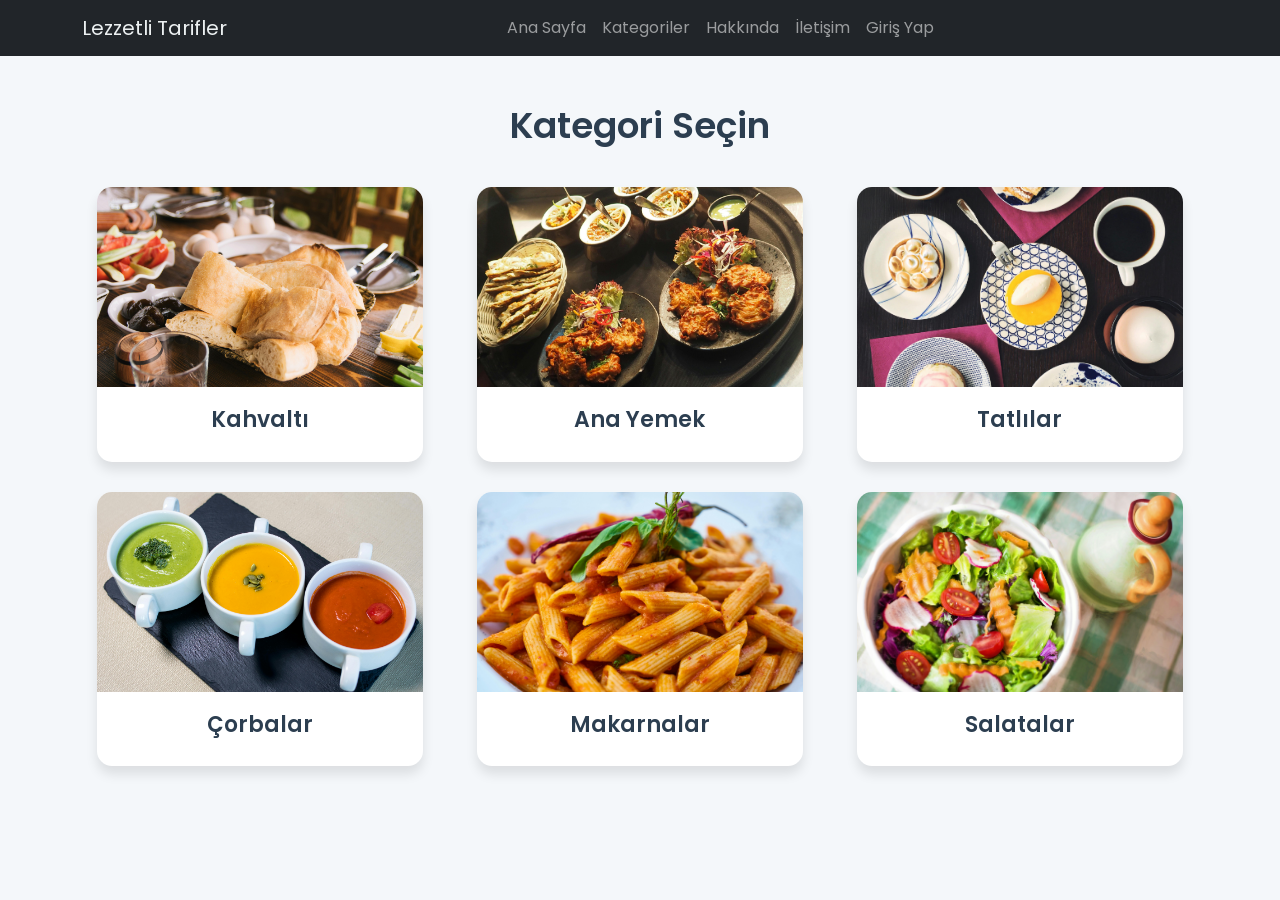
<file: Yemek TarifiProjesi/kategoriler.html>
<!DOCTYPE html>
<html lang="tr">

<head>
    <meta charset="UTF-8">
    <meta name="viewport" content="width=device-width, initial-scale=1">
    <title>Kategoriler</title>
    <link href="https://fonts.googleapis.com/css2?family=Poppins:wght@300;400;600&display=swap" rel="stylesheet">
    <link rel="stylesheet" href="https://cdn.jsdelivr.net/npm/bootstrap@5.3.0/dist/css/bootstrap.min.css">
    <style>
        body {
            font-family: 'Poppins', sans-serif;
            background-color: #f4f7fa;
            color: #333;
        }

        .navbar {
            background-color: #2c3e50;
        }

        nav {
          margin-top: -60px; /* Navbar'ın üst boşluğunu azaltıyoruz */
         }

        .navbar-brand {
            color: #ecf0f1 !important;
        }

        .container {
            margin-top: 60px;
        }

        h2 {
            font-size: 36px;
            font-weight: 600;
            color: #2c3e50;
            text-align: center;
            margin-bottom: 40px;
        }

        .category-card {
            background-color: #fff;
            border-radius: 15px;
            box-shadow: 0 8px 12px rgba(0, 0, 0, 0.1);
            overflow: hidden;
            transition: all 0.3s ease-in-out;
            cursor: pointer;
            margin-bottom: 30px;
        }

        .category-card img {
            width: 100%;
            height: 200px;
            object-fit: cover;
            transition: all 0.3s ease-in-out;
        }

        .category-card:hover {
            transform: scale(1.05);
            box-shadow: 0 12px 20px rgba(0, 0, 0, 0.15);
        }

        .category-card:hover img {
            transform: scale(1.1);
        }

        .category-card-body {
            padding: 20px;
            text-align: center;
        }

        .category-card-body h5 {
            font-size: 22px;
            font-weight: 600;
            color: #2c3e50;
        }

        .row {
            display: flex;
            flex-wrap: wrap;
            gap: 30px;
            justify-content: center;
        }

        .col-md-4 {
            flex: 1 1 calc(33.333% - 30px);
            max-width: calc(33.333% - 30px);
        }

        @media (max-width: 768px) {
            .col-md-4 {
                flex: 1 1 100%;
                max-width: 100%;
            }
        }
    </style>
</head>

<body>
    <nav class="navbar navbar-expand-lg navbar-dark bg-dark">
        <div class="container">
            <a class="navbar-brand" href="index.html">Lezzetli Tarifler</a>
            <button class="navbar-toggler" type="button" data-bs-toggle="collapse" data-bs-target="#navbarNav">
                <span class="navbar-toggler-icon"></span>
            </button>
            <div class="collapse navbar-collapse" id="navbarNav">
                <ul class="navbar-nav mx-auto"> <!-- Menü öğelerini ortalamak için mx-auto eklendi -->
                    <li class="nav-item"><a class="nav-link" href="index.html">Ana Sayfa</a></li>
                    <li class="nav-item"><a class="nav-link" href="kategoriler.html">Kategoriler</a></li>
                    <li class="nav-item"><a class="nav-link" href="hakkinda.html">Hakkında</a></li>
                    <li class="nav-item"><a class="nav-link" href="iletisim.html">İletişim</a></li>
                    <li class="nav-item"><a class="nav-link" href="login.html">Giriş Yap</a></li> 
                </ul>
            </div>
        </div>
    </nav>
 
    <div class="container my-5">
        <h2>Kategori Seçin</h2>

        <div class="row">
            <!-- Kahvaltı Kategorisi -->
            <div class="col-md-4">
                <div class="category-card" onclick="window.location.href='kahvalti.html'">
                    <img src="resimler/kahvaltı/kahvaltı.jpg" alt="Kahvaltı">
                    <div class="category-card-body">
                        <h5>Kahvaltı</h5>
                    </div>
                </div>
            </div>

            <!-- Ana Yemek Kategorisi -->
            <div class="col-md-4">
                <div class="category-card" onclick="window.location.href='anayemek.html'">
                    <img src="resimler/Ana yemek/ana yemek.jpg" alt="Ana Yemek">
                    <div class="category-card-body">
                        <h5>Ana Yemek</h5>
                    </div>
                </div>
            </div>

            <!-- Tatlılar Kategorisi -->
            <div class="col-md-4">
                <div class="category-card" onclick="window.location.href='tatlilar.html'">
                    <img src="resimler/tatlılar/tatlılar.jpg" alt="Tatlılar">
                    <div class="category-card-body">
                        <h5>Tatlılar</h5>
                    </div>
                </div>
            </div>
        </div>

        <div class="row">
            <!-- Çorbalar Kategorisi -->
            <div class="col-md-4">
                <div class="category-card" onclick="window.location.href='corbalar.html'">
                    <img src="resimler/Çorbalar/çorbalar.jpg" alt="Çorbalar">
                    <div class="category-card-body">
                        <h5>Çorbalar</h5>
                    </div>
                </div>
            </div>

            <!-- Makarnalar Kategorisi -->
            <div class="col-md-4">
                <div class="category-card" onclick="window.location.href='makarnalar.html'">
                    <img src="resimler/Makarnalar/makarnalar.jpg" alt="Makarnalar">
                    <div class="category-card-body">
                        <h5>Makarnalar</h5>
                    </div>
                </div>
            </div>

            <!-- Salatalar Kategorisi -->
            <div class="col-md-4">
                <div class="category-card" onclick="window.location.href='salatalar.html'">
                    <img src="resimler/salatalar/salatalar.jpg" alt="Salatalar">
                    <div class="category-card-body">
                        <h5>Salatalar</h5>
                    </div>
                </div>
            </div>
        </div>

    </div>

</body>

</html>
</file>
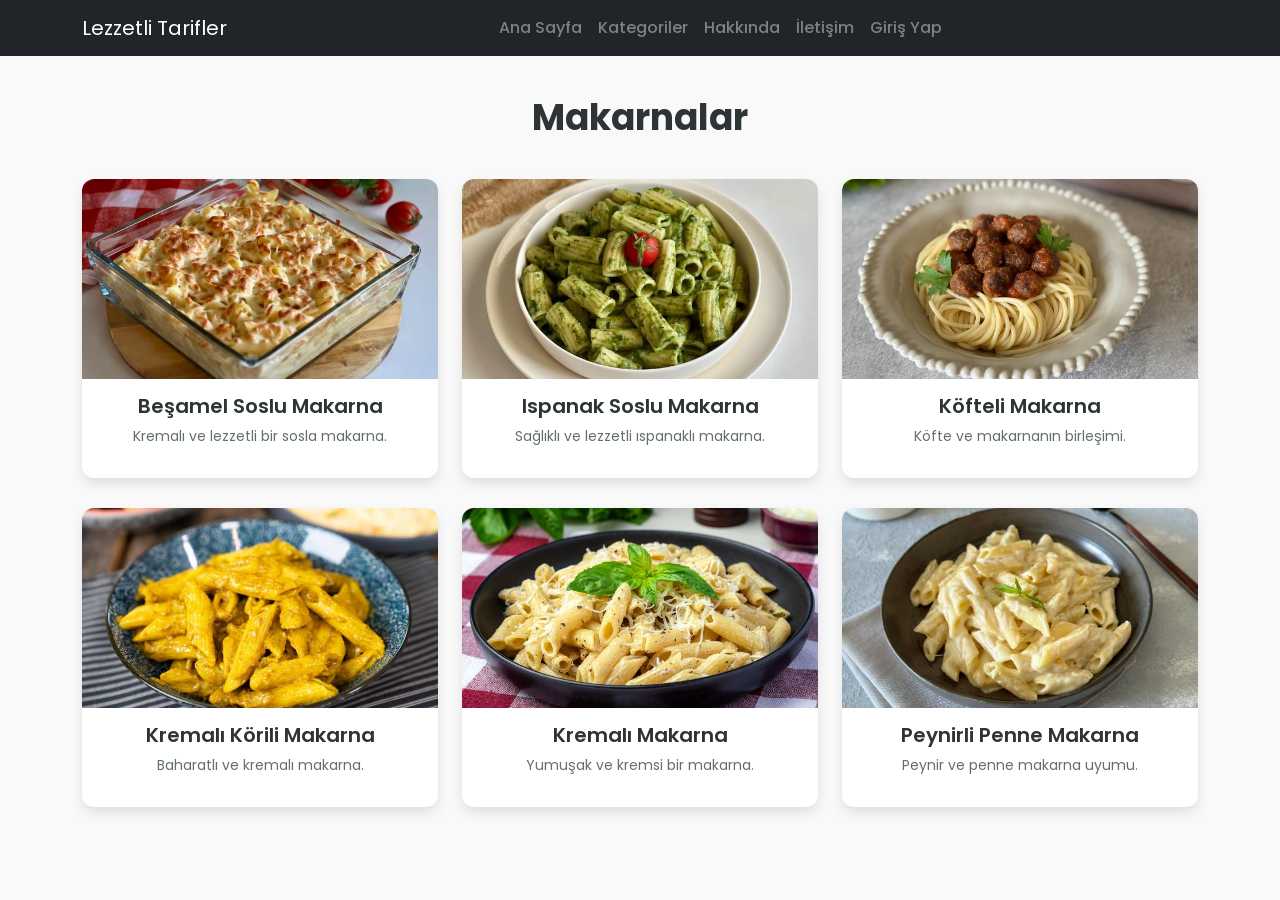
<file: Yemek TarifiProjesi/makarnalar.html>
<!DOCTYPE html>
<html lang="tr">
<head>
  <meta charset="UTF-8" />
  <meta name="viewport" content="width=device-width, initial-scale=1" />
  <title>Makarnalar</title>
  <link href="https://fonts.googleapis.com/css2?family=Poppins:wght@300;400;600&display=swap" rel="stylesheet" />
  <link rel="stylesheet" href="https://cdn.jsdelivr.net/npm/bootstrap@5.3.0/dist/css/bootstrap.min.css" />
  <link rel="stylesheet" href="common.css">
</head>
<body>
  <nav class="navbar navbar-expand-lg navbar-dark bg-dark">
    <div class="container">
        <a class="navbar-brand" href="index.html">Lezzetli Tarifler</a>
        <button class="navbar-toggler" type="button" data-bs-toggle="collapse" data-bs-target="#navbarNav">
            <span class="navbar-toggler-icon"></span>
        </button>
        <div class="collapse navbar-collapse" id="navbarNav">
            <ul class="navbar-nav mx-auto"> <!-- Menü öğelerini ortalamak için mx-auto eklendi -->
                <li class="nav-item"><a class="nav-link" href="index.html">Ana Sayfa</a></li>
                <li class="nav-item"><a class="nav-link" href="kategoriler.html">Kategoriler</a></li>
                <li class="nav-item"><a class="nav-link" href="hakkinda.html">Hakkında</a></li>
                <li class="nav-item"><a class="nav-link" href="iletisim.html">İletişim</a></li>
                <li class="nav-item"><a class="nav-link" href="login.html">Giriş Yap</a></li> <!-- رابط تسجيل الدخول -->
            </ul>
        </div>
    </div>
</nav>

  <div class="container">
    <h2>Makarnalar</h2>
    <div class="row">

      <!-- Beşamel Soslu Makarna -->
      <div class="col-md-4">
        <div class="recipe-card" data-bs-toggle="modal" data-bs-target="#besamelModal">
          <img src="resimler/Makarnalar/besamel-soslu-firin-makarna.jpg" alt="Beşamel Soslu Makarna" />
          <div class="recipe-card-body">
            <h5>Beşamel Soslu Makarna</h5>
            <p>Kremalı ve lezzetli bir sosla makarna.</p>
          </div>
          <div class="tooltip-text">Kremalı ve lezzetli!</div>
        </div>
      </div>

      <!-- Ispanak Soslu Makarna -->
      <div class="col-md-4">
        <div class="recipe-card" data-bs-toggle="modal" data-bs-target="#ispanakModal">
          <img src="resimler/Makarnalar/ispanak-soslu-makarna.jpg" alt="Ispanak Soslu Makarna" />
          <div class="recipe-card-body">
            <h5>Ispanak Soslu Makarna</h5>
            <p>Sağlıklı ve lezzetli ıspanaklı makarna.</p>
          </div>
          <div class="tooltip-text">Sağlıklı ve lezzetli!</div>
        </div>
      </div>

      <!-- Köfteli Makarna -->
      <div class="col-md-4">
        <div class="recipe-card" data-bs-toggle="modal" data-bs-target="#kofteliModal">
          <img src="resimler/Makarnalar/kofteli-makarna-sunum.jpg" alt="Köfteli Makarna" />
          <div class="recipe-card-body">
            <h5>Köfteli Makarna</h5>
            <p>Köfte ve makarnanın birleşimi.</p>
          </div>
          <div class="tooltip-text">Lezzetli ve doyurucu!</div>
        </div>
      </div>

      <!-- Kremalı Körili Makarna -->
      <div class="col-md-4">
        <div class="recipe-card" data-bs-toggle="modal" data-bs-target="#kremaliKöriModal">
          <img src="resimler/Makarnalar/kremali-korili-makarna.jpg" alt="Kremalı Körili Makarna" />
          <div class="recipe-card-body">
            <h5>Kremalı Körili Makarna</h5>
            <p>Baharatlı ve kremalı makarna.</p>
          </div>
          <div class="tooltip-text">Baharatlı ve kremalı!</div>
        </div>
      </div>

      <!-- Kremalı Makarna -->
      <div class="col-md-4">
        <div class="recipe-card" data-bs-toggle="modal" data-bs-target="#kremaliModal">
          <img src="resimler/Makarnalar/kremali-makarna.jpg" alt="Kremalı Makarna" />
          <div class="recipe-card-body">
            <h5>Kremalı Makarna</h5>
            <p>Yumuşak ve kremsi bir makarna.</p>
          </div>
          <div class="tooltip-text">Kremalı ve lezzetli!</div>
        </div>
      </div>

      <!-- Peynirli Penne Makarna -->
      <div class="col-md-4">
        <div class="recipe-card" data-bs-toggle="modal" data-bs-target="#peynirliPenneModal">
          <img src="resimler/Makarnalar/peynirli-penne-makarna.jpg" alt="Peynirli Penne Makarna" />
          <div class="recipe-card-body">
            <h5>Peynirli Penne Makarna</h5>
            <p>Peynir ve penne makarna uyumu.</p>
          </div>
          <div class="tooltip-text">Peynirli ve leziz!</div>
        </div>
      </div>

    </div>
  </div>

  <!-- Modals -->

  <!-- Beşamel Soslu Makarna Modal -->
  <div class="modal fade" id="besamelModal" tabindex="-1">
    <div class="modal-dialog modal-dialog-centered">
      <div class="modal-content">
        <div class="modal-header"><h5>Beşamel Soslu Makarna</h5><button class="btn-close" data-bs-dismiss="modal"></button></div>
        <div class="modal-body">
          <img src="resimler/Makarnalar/besamel-soslu-firin-makarna.jpg" alt="Beşamel Soslu Makarna" />
          <p>Beşamel soslu makarna, beşamel sosun kremsi dokusu ile mükemmel bir uyum sağlar. Beşamel sos, tereyağı, un ve süt ile hazırlanır ve içine tuz, karabiber eklenir. Bu sos, makarnanın üzerine dökülerek fırında pişirilir. Sıcak servis edilen beşamel soslu makarna, peyniriyle birlikte oldukça lezzetli bir yemeğe dönüşür. Dilerseniz üzerine rendelenmiş peynir ekleyerek daha zengin bir tat elde edebilirsiniz.</p>
        </div>
      </div>
    </div>
  </div>

  <!-- Ispanak Soslu Makarna Modal -->
  <div class="modal fade" id="ispanakModal" tabindex="-1">
    <div class="modal-dialog modal-dialog-centered">
      <div class="modal-content">
        <div class="modal-header"><h5>Ispanak Soslu Makarna</h5><button class="btn-close" data-bs-dismiss="modal"></button></div>
        <div class="modal-body">
          <img src="resimler/Makarnalar/ispanak-soslu-makarna.jpg" alt="Ispanak Soslu Makarna" />
          <p>Ispanak soslu makarna, besleyici ıspanakla hazırlanan lezzetli bir alternatiftir. Ispanak, zeytinyağında sote edilir, tuz ve baharatlarla tatlandırılır. Ardından makarna ile karıştırılır. Ispanaklı sos, makarnanın üzerine dökülüp karıştırıldığında, sağlıklı ve nefis bir öğün ortaya çıkar. Yanında yoğurt veya beyaz peynirle servis edilebilir. Hafif ve doyurucu bir tatlı tercih edenler için ideal bir seçenektir.</p>
        </div>
      </div>
    </div>
  </div>

  <!-- Köfteli Makarna Modal -->
  <div class="modal fade" id="kofteliModal" tabindex="-1">
    <div class="modal-dialog modal-dialog-centered">
      <div class="modal-content">
        <div class="modal-header"><h5>Köfteli Makarna</h5><button class="btn-close" data-bs-dismiss="modal"></button></div>
        <div class="modal-body">
          <img src="resimler/Makarnalar/kofteli-makarna-sunum.jpg" alt="Köfteli Makarna" />
          <p>Köfteli makarna, et severler için harika bir seçenektir. Köfteler, kıyma, soğan, baharatlar ve ekmek içiyle yoğrulup kızartılır. Ardından, pişen köfteler makarnayla karıştırılır. Üzerine domates sosu eklenerek servis edilir. Bu makarna türü hem besleyici hem de lezzetli olup, aile yemeklerinde sıklıkla tercih edilir. İsteğe bağlı olarak üstüne peynir serpilebilir.</p>
        </div>
      </div>
    </div>
  </div>

  <!-- Kremalı Körili Makarna Modal -->
  <div class="modal fade" id="kremaliKöriModal" tabindex="-1">
    <div class="modal-dialog modal-dialog-centered">
      <div class="modal-content">
        <div class="modal-header"><h5>Kremalı Körili Makarna</h5><button class="btn-close" data-bs-dismiss="modal"></button></div>
        <div class="modal-body">
          <img src="resimler/Makarnalar/kremali-korili-makarna.jpg" alt="Kremalı Körili Makarna" />
          <p>Kremalı körili makarna, zengin ve baharatlı bir lezzet arayanlar için harika bir alternatiftir. İlk olarak, makarnayı tuzlu suda haşlayın ve süzün. Aynı anda bir tavada zeytinyağını ısıtıp, doğranmış soğan ve sarımsağı soteleyin. Ardından, içine 1-2 yemek kaşığı toz körü ekleyip, 1-2 dakika daha kavurun. Krema ve biraz tuz, karabiber ekleyin ve karışımı kaynamaya bırakın. Kaynadıktan sonra haşladığınız makarnayı ekleyin ve iyice karıştırın. Üzerine taze doğranmış maydanoz veya fesleğen serpip, sıcak olarak servis edin. </p>
        </div>
      </div>
    </div>
  </div>

  <!-- Kremalı Makarna Modal -->
  <div class="modal fade" id="kremaliModal" tabindex="-1">
    <div class="modal-dialog modal-dialog-centered">
      <div class="modal-content">
        <div class="modal-header"><h5>Kremalı Makarna</h5><button class="btn-close" data-bs-dismiss="modal"></button></div>
        <div class="modal-body">
          <img src="resimler/Makarnalar/kremali-makarna.jpg" alt="Kremalı Makarna" />
          <p>Kremalı makarna, makarnayı daha yumuşak ve lezzetli hale getiren klasik bir tariftir. Kremalı sos, tereyağı ve süt ile hazırlanır. Ardından bu sos, makarna ile karıştırılır ve üzerine taze rendelenmiş peynir eklenir. Kremalı makarna, yanında yeşil salata veya sebzelerle servis edilebilir. Bu tarif, pratik ve doyurucu bir öğün arayanlar için idealdir.</p>
        </div>
      </div>
    </div>
  </div>

  <!-- Peynirli Penne Makarna Modal -->
  <div class="modal fade" id="peynirliPenneModal" tabindex="-1">
    <div class="modal-dialog modal-dialog-centered">
      <div class="modal-content">
        <div class="modal-header"><h5>Peynirli Penne Makarna</h5><button class="btn-close" data-bs-dismiss="modal"></button></div>
        <div class="modal-body">
          <img src="resimler/Makarnalar/peynirli-penne-makarna.jpg" alt="Peynirli Penne Makarna" />
          <p>Peynirli penne makarna, penne tipi makarnanın üzerine yoğun bir peynir sosu dökülerek hazırlanır. Sos, kremalı bir yapıya sahip olup, peynirin yoğun tadı ile birleşir. Üzerine daha fazla peynir eklenerek servis edilebilir. Penne makarnanın sert yapısı, peynirli sosla çok iyi uyum sağlar. Bu tarif özellikle peynir severler için harika bir alternatiftir.</p>
        </div>
      </div>
    </div>
  </div>

  <script src="https://cdn.jsdelivr.net/npm/bootstrap@5.3.0/dist/js/bootstrap.bundle.min.js"></script>
</body>
</html>
</file>
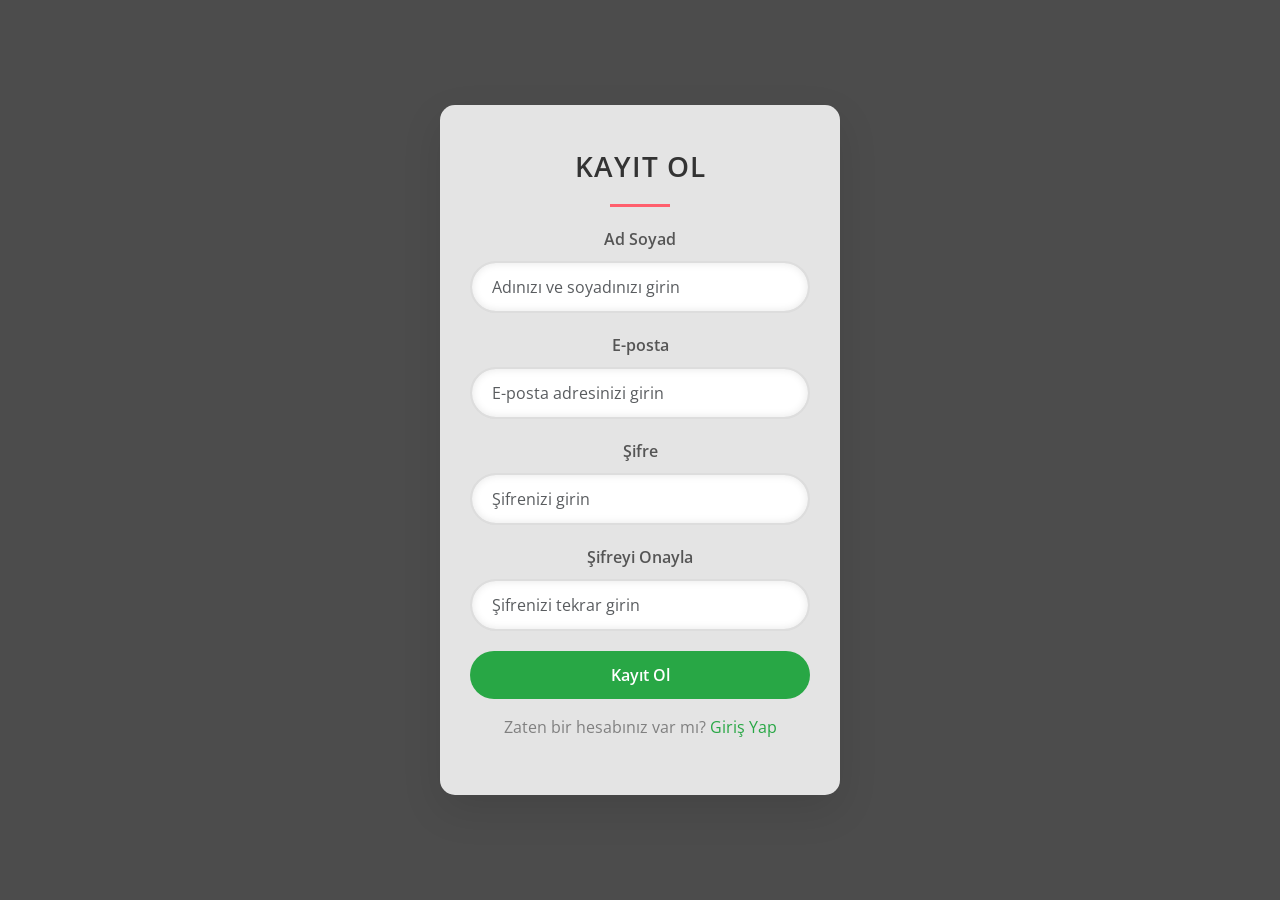
<file: Yemek TarifiProjesi/register.html>
<!DOCTYPE html>
<html lang="tr">

<head>
    <meta charset="UTF-8">
    <meta name="viewport" content="width=device-width, initial-scale=1.0">
    <title>Kayıt Ol</title>
    <link rel="stylesheet" href="https://cdn.jsdelivr.net/npm/bootstrap@5.3.0/dist/css/bootstrap.min.css">
    <link href="https://fonts.googleapis.com/css2?family=Open+Sans:wght@400;600&display=swap" rel="stylesheet">
    <link rel="stylesheet" href="register.css">
</head>
<body>

    <!-- Arka planda karartma overlay -->
    <div class="overlay"></div>

    <!-- Kayıt Formu -->
    <div class="container d-flex justify-content-center align-items-center">
        <div class="register-card">
            <div class="register-card-header">
                Kayıt Ol
            </div>

            <form id="registerForm">
                <div class="mb-3">
                    <label for="name" class="form-label">Ad Soyad</label>
                    <input type="text" class="form-control" id="name" placeholder="Adınızı ve soyadınızı girin">
                    <div class="invalid-feedback">Ad soyad alanı boş bırakılamaz.</div>
                </div>
                <div class="mb-3">
                    <label for="email" class="form-label">E-posta</label>
                    <input type="email" class="form-control" id="email" placeholder="E-posta adresinizi girin">
                    <div class="invalid-feedback">Lütfen geçerli bir e-posta adresi girin.</div>
                </div>
                <div class="mb-3">
                    <label for="password" class="form-label">Şifre</label>
                    <input type="password" class="form-control" id="password" placeholder="Şifrenizi girin">
                    <div class="invalid-feedback">Şifre en az 6 karakter olmalıdır.</div>
                </div>
                <div class="mb-3">
                    <label for="confirm-password" class="form-label">Şifreyi Onayla</label>
                    <input type="password" class="form-control" id="confirm-password" placeholder="Şifrenizi tekrar girin">
                    <div class="invalid-feedback">Şifreler eşleşmiyor.</div>
                </div>
                <button type="submit" class="btn btn-success w-100">Kayıt Ol</button>
                <p class="text-center mt-3" style="color: gray;">Zaten bir hesabınız var mı? <a href="login.html" style="color: #28a745; text-decoration: none;">Giriş Yap</a></p>
            </form>
        </div>
    </div>

    <script src="register.js"></script>
</body>

</html>
</file>
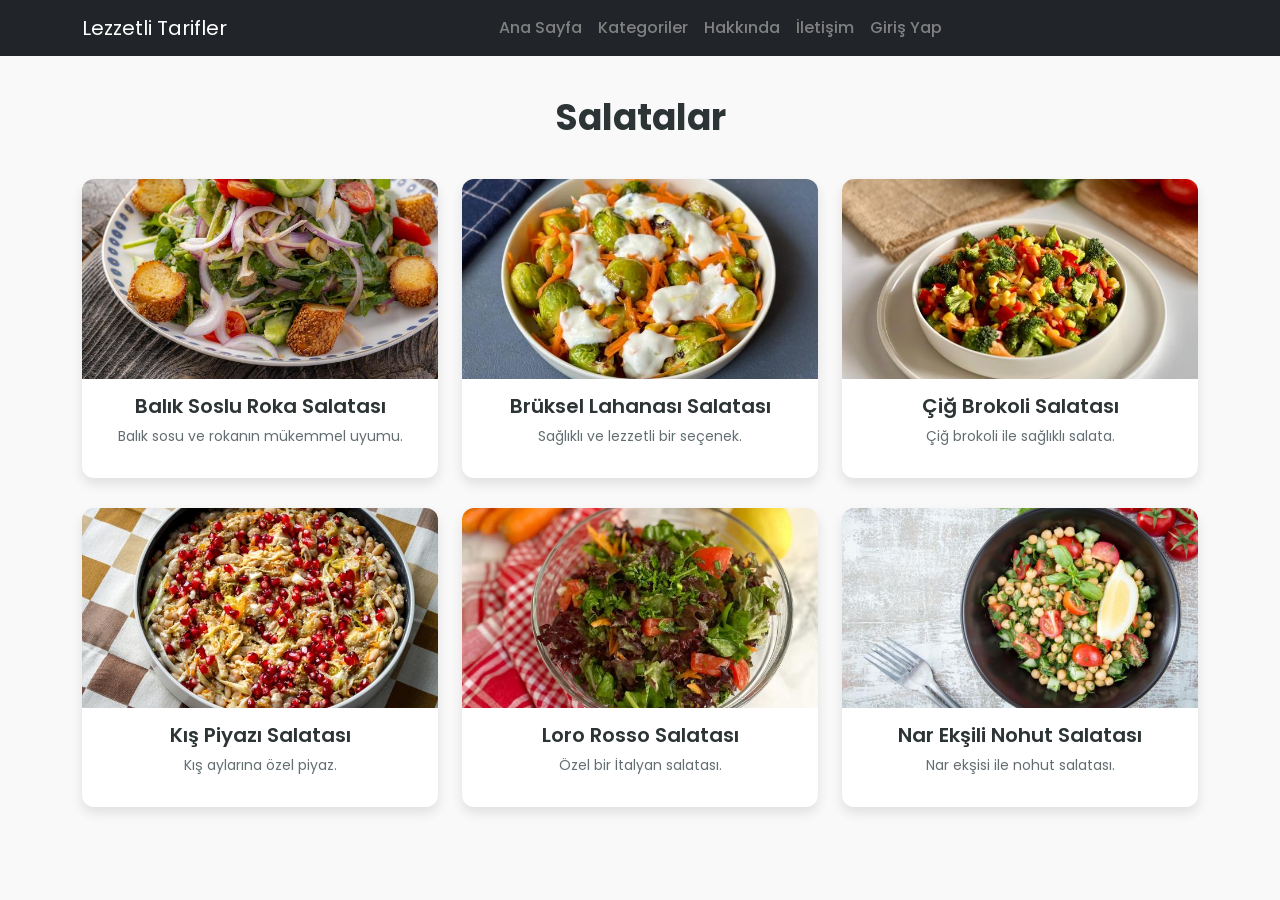
<file: Yemek TarifiProjesi/salatalar.html>
<!DOCTYPE html>
<html lang="tr">
<head>
  <meta charset="UTF-8" />
  <meta name="viewport" content="width=device-width, initial-scale=1" />
  <title>Salatalar</title>
  <link href="https://fonts.googleapis.com/css2?family=Poppins:wght@300;400;600&display=swap" rel="stylesheet" />
  <link rel="stylesheet" href="https://cdn.jsdelivr.net/npm/bootstrap@5.3.0/dist/css/bootstrap.min.css" />
  <link rel="stylesheet" href="common.css">
</head>
<body>
  <nav class="navbar navbar-expand-lg navbar-dark bg-dark">
    <div class="container">
        <a class="navbar-brand" href="index.html">Lezzetli Tarifler</a>
        <button class="navbar-toggler" type="button" data-bs-toggle="collapse" data-bs-target="#navbarNav">
            <span class="navbar-toggler-icon"></span>
        </button>
        <div class="collapse navbar-collapse" id="navbarNav">
            <ul class="navbar-nav mx-auto"> <!-- Menü öğelerini ortalamak için mx-auto eklendi -->
                <li class="nav-item"><a class="nav-link" href="index.html">Ana Sayfa</a></li>
                <li class="nav-item"><a class="nav-link" href="kategoriler.html">Kategoriler</a></li>
                <li class="nav-item"><a class="nav-link" href="hakkinda.html">Hakkında</a></li>
                <li class="nav-item"><a class="nav-link" href="iletisim.html">İletişim</a></li>
                <li class="nav-item"><a class="nav-link" href="login.html">Giriş Yap</a></li> 
            </ul>
        </div>
    </div>
</nav>

  <div class="container">
    <h2>Salatalar</h2>
    <div class="row">

      <!-- Balık Soslu Roka Salatası -->
      <div class="col-md-4">
        <div class="recipe-card" data-bs-toggle="modal" data-bs-target="#balikSosluRokaModal">
          <img src="resimler/salatalar/balik-soslu-roka-salatasi.jpg" alt="Balık Soslu Roka Salatası" />
          <div class="recipe-card-body">
            <h5>Balık Soslu Roka Salatası</h5>
            <p>Balık sosu ve rokanın mükemmel uyumu.</p>
          </div>
          <div class="tooltip-text">Balık sosu ve roka!</div>
        </div>
      </div>

      <!-- Brüksel Lahanası Salatası -->
      <div class="col-md-4">
        <div class="recipe-card" data-bs-toggle="modal" data-bs-target="#brükselLahanasiModal">
          <img src="resimler/salatalar/bruksel-lahanasi-salatasi.jpg" alt="Brüksel Lahanası Salatası" />
          <div class="recipe-card-body">
            <h5>Brüksel Lahanası Salatası</h5>
            <p>Sağlıklı ve lezzetli bir seçenek.</p>
          </div>
          <div class="tooltip-text">Sağlıklı ve doyurucu!</div>
        </div>
      </div>

      <!-- Çiğ Brokoli Salatası -->
      <div class="col-md-4">
        <div class="recipe-card" data-bs-toggle="modal" data-bs-target="#cigBrokoliModal">
          <img src="resimler/salatalar/cig-brokoli-salatasi.jpg" alt="Çiğ Brokoli Salatası" />
          <div class="recipe-card-body">
            <h5>Çiğ Brokoli Salatası</h5>
            <p>Çiğ brokoli ile sağlıklı salata.</p>
          </div>
          <div class="tooltip-text">Çiğ brokoli salatası!</div>
        </div>
      </div>

      <!-- Kış Piyazı Salatası -->
      <div class="col-md-4">
        <div class="recipe-card" data-bs-toggle="modal" data-bs-target="#kisPiyaziModal">
          <img src="resimler/salatalar/kis-piyazi.jpg" alt="Kış Piyazı Salatası" />
          <div class="recipe-card-body">
            <h5>Kış Piyazı Salatası</h5>
            <p>Kış aylarına özel piyaz.</p>
          </div>
          <div class="tooltip-text">Kış için mükemmel!</div>
        </div>
      </div>

      <!-- Loro Rosso Salatası -->
      <div class="col-md-4">
        <div class="recipe-card" data-bs-toggle="modal" data-bs-target="#loroRossoModal">
          <img src="resimler/salatalar/lolorosso-salatasi.jpg" alt="Loro Rosso Salatası" />
          <div class="recipe-card-body">
            <h5>Loro Rosso Salatası</h5>
            <p>Özel bir İtalyan salatası.</p>
          </div>
          <div class="tooltip-text">İtalyan salatası!</div>
        </div>
      </div>

      <!-- Nar Ekşili Nohut Salatası -->
      <div class="col-md-4">
        <div class="recipe-card" data-bs-toggle="modal" data-bs-target="#narEksiliNohutModal">
          <img src="resimler/salatalar/nar-eksili-nohut-salatasi.jpg" alt="Nar Ekşili Nohut Salatası" />
          <div class="recipe-card-body">
            <h5>Nar Ekşili Nohut Salatası</h5>
            <p>Nar ekşisi ile nohut salatası.</p>
          </div>
          <div class="tooltip-text">Nar ekşisiyle lezzetli!</div>
        </div>
      </div>

    </div>
  </div>

  <!-- Modals -->

  <!-- Balık Soslu Roka Salatası Modal -->
  <div class="modal fade" id="balikSosluRokaModal" tabindex="-1">
    <div class="modal-dialog modal-dialog-centered">
      <div class="modal-content">
        <div class="modal-header"><h5>Balık Soslu Roka Salatası</h5><button class="btn-close" data-bs-dismiss="modal"></button></div>
        <div class="modal-body">
          <img src="resimler/salatalar/balik-soslu-roka-salatasi.jpg" alt="Balık Soslu Roka Salatası" />
          <p>Balık soslu roka salatası, özellikle deniz ürünleriyle uyumlu bir salatadır. Roka, taze nar ekşisi, zeytinyağı ve balık sosu ile karıştırılır. Salataya, dilerseniz avokado, domates ve taze soğan ekleyebilirsiniz. Hem hafif hem de lezzetli bir alternatiftir. Yanında ızgara tavuk veya somon ile servis edilebilir.</p>
        </div>
      </div>
    </div>
  </div>

  <!-- Brüksel Lahanası Salatası Modal -->
  <div class="modal fade" id="brükselLahanasiModal" tabindex="-1">
    <div class="modal-dialog modal-dialog-centered">
      <div class="modal-content">
        <div class="modal-header"><h5>Brüksel Lahanası Salatası</h5><button class="btn-close" data-bs-dismiss="modal"></button></div>
        <div class="modal-body">
          <img src="resimler/salatalar/bruksel-lahanasi-salatasi.jpg" alt="Brüksel Lahanası Salatası" />
          <p>Brüksel lahanası, zeytinyağı, limon suyu ve tuz ile harmanlanarak sağlıklı bir salata haline gelir. Üzerine kavrulmuş ceviz veya fındık eklenebilir. Ayrıca, biraz nar ekşisi veya hardal da ekleyerek tatlandırabilirsiniz. Kış aylarında özellikle tercih edilen bu salata, vitamin ve mineral açısından zengindir.</p>
        </div>
      </div>
    </div>
  </div>

  <!-- Çiğ Brokoli Salatası Modal -->
  <div class="modal fade" id="cigBrokoliModal" tabindex="-1">
    <div class="modal-dialog modal-dialog-centered">
      <div class="modal-content">
        <div class="modal-header"><h5>Çiğ Brokoli Salatası</h5><button class="btn-close" data-bs-dismiss="modal"></button></div>
        <div class="modal-body">
          <img src="resimler/salatalar/cig-brokoli-salatasi.jpg" alt="Çiğ Brokoli Salatası" />
          <p>Çiğ brokoli salatası, besleyici ve vitamin kaynağı olan brokolinin lezzetli bir şekilde sunulmasını sağlar. Brokoli çiğ olarak doğranıp, zeytinyağı, limon ve tuz ile harmanlanır. Ayrıca, üzerine doğranmış ceviz veya badem eklenerek çıtırlık katılabilir. Sağlıklı bir ara öğün olarak ideal bir seçenektir.</p>
        </div>
      </div>
    </div>
  </div>

  <!-- Kış Piyazı Salatası Modal -->
  <div class="modal fade" id="kisPiyaziModal" tabindex="-1">
    <div class="modal-dialog modal-dialog-centered">
      <div class="modal-content">
        <div class="modal-header"><h5>Kış Piyazı Salatası</h5><button class="btn-close" data-bs-dismiss="modal"></button></div>
        <div class="modal-body">
          <img src="resimler/salatalar/kis-piyazi.jpg" alt="Kış Piyazı Salatası" />
          <p>Kış piyazı salatası, soğuk havalarda hem pratik hem de besleyici bir alternatiftir. İlk olarak, bir kaseye haşlanmış kuru fasulye, doğranmış havuç ve turp ekleyin. Üzerine ince doğranmış kırmızı soğan, maydanoz ve taze nane serpin. Zeytinyağı, limon suyu, tuz ve karabiber ile hazırladığınız sosu üzerine gezdirin. Karıştırıp, soğuk olarak servis edin. Bu salata, hem lezzetli hem de sağlıklı bir seçenek sunar.</p>
        </div>
      </div>
    </div>
  </div>

  <!-- Loro Rosso Salatası Modal -->
  <div class="modal fade" id="loroRossoModal" tabindex="-1">
    <div class="modal-dialog modal-dialog-centered">
      <div class="modal-content">
        <div class="modal-header"><h5>Loro Rosso Salatası</h5><button class="btn-close" data-bs-dismiss="modal"></button></div>
        <div class="modal-body">
          <img src="resimler/salatalar/lolorosso-salatasi.jpg" alt="Loro Rosso Salatası" />
          <p>Lolo Rosso salatası, ferahlatıcı ve renkli bir salata olup, özellikle yaz aylarında tercih edilen hafif ve lezzetli bir tariftir. İlk olarak, Lolo Rosso marulunu iri iri doğrayın ve geniş bir kaseye alın. Üzerine ince doğranmış kırmızı soğan, cherry domatesler ve salatalık ekleyin. Ardından, zeytinyağı, limon suyu, tuz, karabiber ve biraz balzamik sirke ile hazırladığınız sosu salatanın üzerine dökün. Son olarak, üzerine ceviz veya fındık serpiştirerek ekstra bir lezzet katabilirsiniz. Soğuk olarak servis edin ve sağlıklı bir atıştırmalık olarak keyfini çıkarın!</p>
        </div>
      </div>
    </div>
  </div>

  <!-- Nar Ekşili Nohut Salatası Modal -->
  <div class="modal fade" id="narEksiliNohutModal" tabindex="-1">
    <div class="modal-dialog modal-dialog-centered">
      <div class="modal-content">
        <div class="modal-header"><h5>Nar Ekşili Nohut Salatası</h5><button class="btn-close" data-bs-dismiss="modal"></button></div>
        <div class="modal-body">
          <img src="resimler/salatalar/nar-eksili-nohut-salatasi.jpg" alt="Nar Ekşili Nohut Salatası" />
          <p>Nar ekşili nohut salatası, hem lezzetli hem de besleyici bir salata çeşididir. İlk olarak, haşlanmış nohutları geniş bir kaseye alın. Üzerine doğranmış kırmızı soğan, domates, salatalık ve taze nane ekleyin. Ardından, nar ekşisi, zeytinyağı, tuz, karabiber ve taze sıkılmış limon suyu ile hazırladığınız sosu salatanın üzerine dökün. Karıştırıp, üzerine nar taneleri ve biraz pul biber serpin. Bu salata, özellikle kış aylarında sofralarınızı renklendirir ve misafirlere şık bir sunum sağlar. Soğuk servis yapın ve keyifle tüketin!</p>
        </div>
      </div>
    </div>
  </div>

  <script src="https://cdn.jsdelivr.net/npm/bootstrap@5.3.0/dist/js/bootstrap.bundle.min.js"></script>
</body>
</html>
</file>
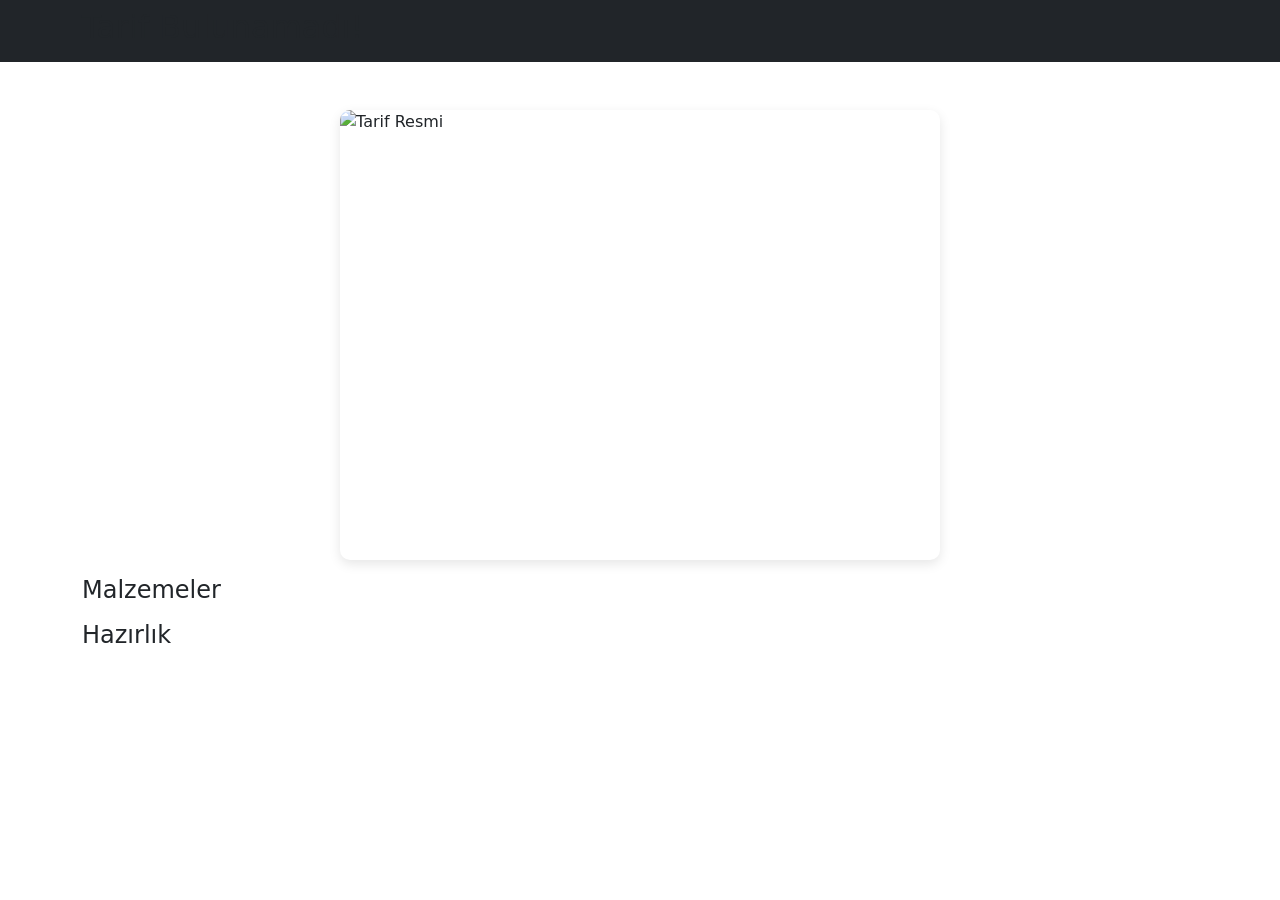
<file: Yemek TarifiProjesi/tarif-detay.html>
<!DOCTYPE html>
<html lang="tr">
<head>
    <meta charset="UTF-8">
    <meta name="viewport" content="width=device-width, initial-scale=1">
    <title>Tarif Detayı</title>
    <link rel="stylesheet" href="https://cdn.jsdelivr.net/npm/bootstrap@5.3.0/dist/css/bootstrap.min.css">
    <style>
        #tarif-resim {
            max-width: 600px;
            width: 100%;
            height: 450px;
            display: block;
            margin: 0 auto 20px auto;
            border-radius: 10px;
            box-shadow: 0 4px 12px rgba(0, 0, 0, 0.1);
        }
    </style>
</head>
<body>

    <nav class="navbar navbar-expand-lg navbar-dark bg-dark">
        <div class="container">
            <a class="navbar-brand" href="index.html">Lezzetli Tarifler</a>
            <button class="navbar-toggler" type="button" data-bs-toggle="collapse" data-bs-target="#navbarNav">
                <span class="navbar-toggler-icon"></span>
            </button>
            <div class="collapse navbar-collapse" id="navbarNav">
                <ul class="navbar-nav ms-auto">
                    <li class="nav-item"><a class="nav-link" href="index.html">Ana Sayfa</a></li>
                    <li class="nav-item"><a class="nav-link" href="kategoriler.html">Kategoriler</a></li>
                    <li class="nav-item"><a class="nav-link" href="hakkinda.html">Hakkında</a></li>
                    <li class="nav-item"><a class="nav-link" href="iletisim.html">İletişim</a></li>
                </ul>
            </div>
        </div>
    </nav>





    <div class="container my-5">
        <h2 id="tarif-baslik"></h2>
        <img id="tarif-resim" class="img-fluid my-3" alt="Tarif Resmi">
        <h4>Malzemeler</h4>
        <ul id="malzemeler-listesi"></ul>
        <h4>Hazırlık</h4>
        <p id="hazirlik"></p>
    </div>

    <script>
        // Tarif verileri
        const tarifler = {
            "makarna": {
                "baslik": "Makarna Tarifi",
                "resim": "resimler/makarna.jpg",
                "malzemeler": ["250 gr makarna", "2 yemek kaşığı zeytinyağı", "1 diş sarımsak", "Domates sosu"],
                "hazirlik": "Makarna, kısa sürede hazırlanabilen pratik ve lezzetli bir yemektir. Öncelikle makarnayı bol tuzlu suda haşlayarak al dente kıvamına getirin. Bu sırada zeytinyağında sarımsağı hafifçe kavurun ve ardından domates sosunu ekleyerek birkaç dakika pişirin. Haşlanmış makarnayı süzüp sosla güzelce karıştırın. Üzerine rendelenmiş parmesan peyniri serpip sıcak servis yapabilirsiniz. İsteğe bağlı olarak fesleğen ya da kekik ile aromasını zenginleştirebilirsiniz."
            },
            "pizza": {
                "baslik": "Pizza Tarifi",
                "resim": "resimler/pizza.jpg",
                "malzemeler": ["Hamur", "Domates sosu", "Mozarella", "Zeytin"],
                "hazirlik": "Ev yapımı pizza hazırlamak oldukça keyiflidir. Öncelikle pizza hamurunu yoğurup mayalanmaya bırakın; hamur en az 30 dakika dinlenmelidir. Hamur hazır olduktan sonra açın ve üzerine domates sosunu eşit şekilde yayın. Mozzarella peyniri ve tercih ettiğiniz malzemeleri (zeytin, mantar, sucuk vb.) serpiştirin. Önceden ısıtılmış 200°C fırında yaklaşık 15–20 dakika, kenarları kızarana kadar pişirin. Fırından çıkar çıkmaz üzerine fesleğen yaprakları serpip sıcak servis edin."
            },
            "salata": {
                "baslik": "Yeşil Salata",
                "resim": "resimler/yeşil salata.jpg",
                "malzemeler": ["Marul", "Salatalık", "Zeytinyağı", "Limon"],
                "hazirlik": "Yeşil salata yapmak oldukça pratik ve sağlıklı bir seçenektir. Öncelikle marul, roka ve taze nane gibi yeşillikleri bol suyla yıkayıp iyice süzün. Salatalık, domates ve arzuya göre kırmızı biber gibi sebzeleri doğrayarak karışıma ekleyin. Zeytinyağı, limon suyu ve tuzla hazırladığınız sosu salatanın üzerine gezdirin. İyice karıştırıp servis tabağına alın. Üzerine dilerseniz birkaç dilim avokado veya ceviz ekleyerek lezzetini artırabilirsiniz."
            },
            "biftek": {
                "baslik": "Biftek Tarifi",
                "resim": "resimler/biftek.jpg",
                "malzemeler": ["1 adet biftek", "Tuz", "Karabiber", "Zeytinyağı"],
                "hazirlik": "Biftek pişirmenin sırrı doğru ısı ve doğru süreyi yakalamaktır. Biftekleri pişirmeden önce oda sıcaklığına getirin ve her iki yüzünü de zeytinyağıyla hafifçe yağlayıp tuz ve karabiberle tatlandırın. İyice ısıtılmış döküm tavada her iki yüzünü ikişer dakika mühürleyin. Ardından bifteği orta ateşte, isteğe göre 3–5 dakika daha pişirin. Pişen eti tavadan alıp 5 dakika kadar dinlendirin ki suyu içinde kalsın. Yanında sotelenmiş sebzeler ya da patates püresiyle servis edebilirsiniz."
            },
            "dondurma": {
                "baslik": "Ev Yapımı Dondurma",
                "resim": "resimler/dondurma.jpg",
                "malzemeler": ["2 su bardağı süt", "1 su bardağı şeker", "Vanilin", "Meyve püresi (isteğe bağlı)"],
                "hazirlik": "Evde dondurma yapmak için önce süt, şeker ve isteğe göre vanilin veya meyve püresi gibi aromaları bir tencerede karıştırın. Karışımı orta ateşte şeker eriyene kadar ısıtın ancak kaynatmayın. Ardından ocaktan alıp soğumaya bırakın. Soğuyan karışımı bir kaba dökün ve derin dondurucuya yerleştirin. Her 30 dakikada bir çıkarıp karıştırarak buz kristallerinin oluşmasını engelleyin; bu işlemi 4–5 kez tekrar edin. 5–6 saat sonra kıvamlı ve pürüzsüz bir ev yapımı dondurmanız hazır olacak."
            },
            "balik": {
                "baslik": "Balık Izgara",
                "resim": "resimler/balık ızgara.jpg",
                "malzemeler": ["1 adet levrek", "Limon", "Tuz", "Zeytinyağı"],
                "hazirlik": "Balık ızgara için öncelikle balığı temizleyin ve içini güzelce yıkayın. Ardından zeytinyağı, limon suyu, tuz ve tercihen kekik ile bir marine sos hazırlayın. Balığı bu karışıma bulayıp 15–20 dakika buzdolabında dinlendirin. Izgarayı iyice ısıtın ve balığın her iki yüzünü de 4–5 dakika kadar pişirin. Pişirme sırasında balığın dağılmaması için dikkatlice çevirin. Yanında roka salatası veya közlenmiş sebzelerle servis edebilirsiniz."
            },
            "baklava": {
                "baslik": "Baklava",
                "resim": "resimler/baklava.jpg",
                "malzemeler": ["Baklavalık yufka", "Ceviz", "Tereyağı", "Şeker", "Su", "Limon"],
                "hazirlik": "Baklava yapımına şerbeti hazırlayarak başlayın; şeker ve suyu kaynatıp birkaç damla limon suyu ekleyerek soğumaya bırakın. Baklavalık yufkaları dikkatlice üst üste serin, her katı erimiş tereyağı ile yağlayın ve ortasına bolca dövülmüş ceviz serpin. Katları tamamladıktan sonra baklavayı baklava dilimi şeklinde kesin. Önceden ısıtılmış 180 derece fırında üzeri kızarana kadar pişirin. Fırından çıkan sıcak baklavanın üzerine soğumuş şerbeti dökün. Tatlınız şerbeti çekince servis etmeye hazırdır."
            },
            "burger": {
                "baslik": "Ev Yapımı Burger",
                "resim": "resimler/burger.jpg",
                "malzemeler": ["Kıyma", "Ekmek", "Soğan", "Domates", "Marul", "Baharatlar"],
                "hazirlik": "Ev yapımı burgerin keyfini çıkarabilmek için öncelikle kıymayı baharatlarla yoğurun ve her birinden eşit büyüklükte köfteler hazırlayın. Köfteleri tavada ya da ızgarada her iki tarafı güzelce kızarana kadar pişirin. Bu sırada ekmekleri ikiye bölüp iç yüzeylerini hafifçe kızartın. Pişen köfteleri ekmeklerin arasına yerleştirin ve üzerine dilediğiniz garnitürleri (domates, marul, soğan vb.) ekleyin. Burgeri, tercihinize göre mayonez, ketçap veya hardal ile tatlandırarak servis edin. Pratik ve lezzetli bir ev yapımı burger hazır!"
            },
            "corba": {
                "baslik": "Mercimek Çorbası",
                "resim": "resimler/Çorbalar/mercimek.jpg",
                "malzemeler": ["1 su bardağı mercimek", "1 adet soğan", "1 yemek kaşığı tereyağı", "Tuz", "Su"],
                "hazirlik": "Mercimek çorbası, hem besleyici hem de kolayca hazırlanan bir tariftir. İlk olarak mercimekleri yıkayıp, bir tencerede soğanla birlikte tereyağında kavurun. Ardından suyu ekleyip mercimekler yumuşayana kadar pişirin. Çorba piştikten sonra, bir el blendırı ile pürüzsüz hale getirebilirsiniz. Tuz ve karabiber ile tatlandırarak sıcak servis edin. Yanında limon dilimleriyle servis ederseniz, çorbanın lezzeti daha da artacaktır."
            }
        };

        // URL'den tarife ait parametreyi al
        const urlParams = new URLSearchParams(window.location.search);
        const tarifAdi = urlParams.get("tarif");

        if (tarifAdi && tarifler[tarifAdi]) {
            // Tarif bilgilerini HTML'e ekle
            document.getElementById("tarif-baslik").innerText = tarifler[tarifAdi].baslik;
            document.getElementById("tarif-resim").src = tarifler[tarifAdi].resim;

            // Malzemeleri listeye ekle
            const malzemeListesi = document.getElementById("malzemeler-listesi");
            tarifler[tarifAdi].malzemeler.forEach(malzeme => {
                const li = document.createElement("li");
                li.innerText = malzeme;
                malzemeListesi.appendChild(li);
            });

            document.getElementById("hazirlik").innerText = tarifler[tarifAdi].hazirlik;
        } else {
            document.querySelector(".container").innerHTML = "<h2>Tarif Bulunamadı!</h2>";
        }
    </script>

</body>
</html>
</file>
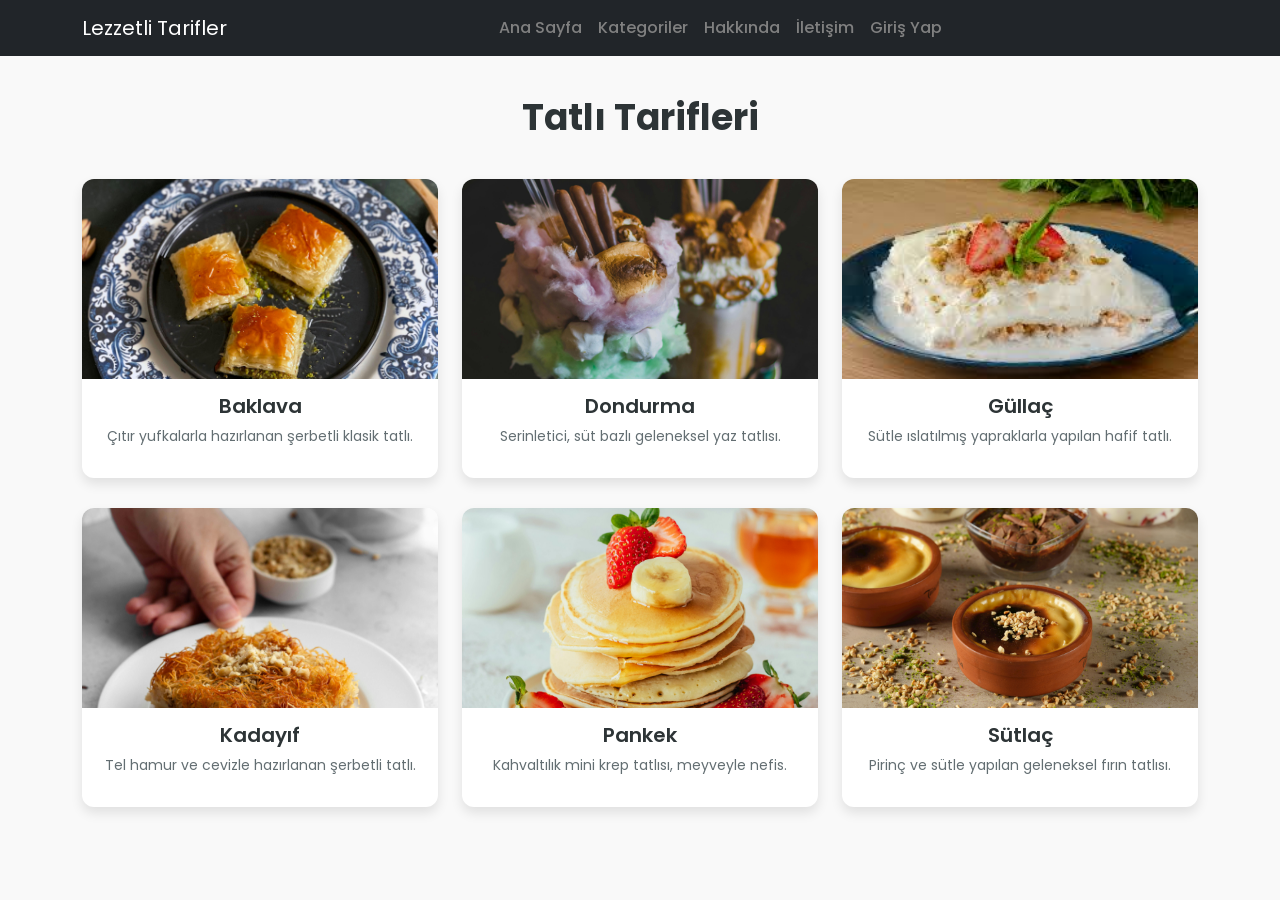
<file: Yemek TarifiProjesi/tatlilar.html>
<!DOCTYPE html>
<html lang="tr">
<head>
  <meta charset="UTF-8" />
  <meta name="viewport" content="width=device-width, initial-scale=1" />
  <title>Tatlı Tarifleri</title>
  <link href="https://fonts.googleapis.com/css2?family=Poppins:wght@300;400;600&display=swap" rel="stylesheet" />
  <link rel="stylesheet" href="https://cdn.jsdelivr.net/npm/bootstrap@5.3.0/dist/css/bootstrap.min.css" />
  <link rel="stylesheet" href="common.css">
</head>
<body>
  <nav class="navbar navbar-expand-lg navbar-dark bg-dark">
    <div class="container">
        <a class="navbar-brand" href="index.html">Lezzetli Tarifler</a>
        <button class="navbar-toggler" type="button" data-bs-toggle="collapse" data-bs-target="#navbarNav">
            <span class="navbar-toggler-icon"></span>
        </button>
        <div class="collapse navbar-collapse" id="navbarNav">
            <ul class="navbar-nav mx-auto"> <!-- Menü öğelerini ortalamak için mx-auto eklendi -->
                <li class="nav-item"><a class="nav-link" href="index.html">Ana Sayfa</a></li>
                <li class="nav-item"><a class="nav-link" href="kategoriler.html">Kategoriler</a></li>
                <li class="nav-item"><a class="nav-link" href="hakkinda.html">Hakkında</a></li>
                <li class="nav-item"><a class="nav-link" href="iletisim.html">İletişim</a></li>
                <li class="nav-item"><a class="nav-link" href="login.html">Giriş Yap</a></li> <!-- رابط تسجيل الدخول -->
            </ul>
        </div>
    </div>
</nav>

  <div class="container">
    <h2>Tatlı Tarifleri</h2>
    <div class="row">

      <!-- Baklava -->
      <div class="col-md-4">
        <div class="recipe-card" data-bs-toggle="modal" data-bs-target="#baklavaModal">
          <img src="resimler/tatlılar/baklava.jpg" alt="Baklava" />
          <div class="recipe-card-body">
            <h5>Baklava</h5>
            <p>Çıtır yufkalarla hazırlanan şerbetli klasik tatlı.</p>
          </div>
          <div class="tooltip-text">Şerbetli, çıtır ve tatlı!</div>
        </div>
      </div>

      <!-- Dondurma -->
      <div class="col-md-4">
        <div class="recipe-card" data-bs-toggle="modal" data-bs-target="#dondurmaModal">
          <img src="resimler/tatlılar/dondurma.jpg" alt="Dondurma" />
          <div class="recipe-card-body">
            <h5>Dondurma</h5>
            <p>Serinletici, süt bazlı geleneksel yaz tatlısı.</p>
          </div>
          <div class="tooltip-text">Serinletici ve lezzetli!</div>
        </div>
      </div>

      <!-- Güllaç -->
      <div class="col-md-4">
        <div class="recipe-card" data-bs-toggle="modal" data-bs-target="#gullacModal">
          <img src="resimler/tatlılar/güllaç.jpg" alt="Güllaç" />
          <div class="recipe-card-body">
            <h5>Güllaç</h5>
            <p>Sütle ıslatılmış yapraklarla yapılan hafif tatlı.</p>
          </div>
          <div class="tooltip-text">Hafif ve sütlü bir tat!</div>
        </div>
      </div>

      <!-- Kadayıf -->
      <div class="col-md-4">
        <div class="recipe-card" data-bs-toggle="modal" data-bs-target="#kadayifModal">
          <img src="resimler/tatlılar/kadayif.jpg" alt="Kadayıf" />
          <div class="recipe-card-body">
            <h5>Kadayıf</h5>
            <p>Tel hamur ve cevizle hazırlanan şerbetli tatlı.</p>
          </div>
          <div class="tooltip-text">Cevizli ve şerbetli bir tat!</div>
        </div>
      </div>

      <!-- Pankek -->
      <div class="col-md-4">
        <div class="recipe-card" data-bs-toggle="modal" data-bs-target="#pankekModal">
          <img src="resimler/tatlılar/pankek.jpg" alt="Pankek" />
          <div class="recipe-card-body">
            <h5>Pankek</h5>
            <p>Kahvaltılık mini krep tatlısı, meyveyle nefis.</p>
          </div>
          <div class="tooltip-text">Tatlı ve pratik!</div>
        </div>
      </div>

      <!-- Sütlaç -->
      <div class="col-md-4">
        <div class="recipe-card" data-bs-toggle="modal" data-bs-target="#sutlacModal">
          <img src="resimler/tatlılar/sütlaç.jpg" alt="Sütlaç" />
          <div class="recipe-card-body">
            <h5>Sütlaç</h5>
            <p>Pirinç ve sütle yapılan geleneksel fırın tatlısı.</p>
          </div>
          <div class="tooltip-text">Klasik sütlü tatlı!</div>
        </div>
      </div>

    </div>
  </div>

  <!-- Modals -->

  <!-- Baklava Modal -->
  <div class="modal fade" id="baklavaModal" tabindex="-1">
    <div class="modal-dialog modal-dialog-centered">
      <div class="modal-content custom-modal">
        <div class="modal-header"><h5>Baklava</h5><button class="btn-close" data-bs-dismiss="modal"></button></div>
        <div class="modal-body">
          <img src="resimler/tatlılar/baklava.jpg" alt="Baklava" />
          <p>Baklava yapmak için önce yufkaları açıp, her katına bolca tereyağı sürün. Fındık, ceviz veya antep fıstığı gibi iç harcı seçip, bu karışımı yufkaların arasına serpin. Yufkaları dikkatlice katlayıp, kare veya dikdörtgen dilimlere kesin. Önceden ısıtılmış 180°C fırında yaklaşık 30-40 dakika, üstü altın rengi olana kadar pişirin. Piştikten sonra, baklavanın üzerine soğuyan şerbeti dökün ve şerbeti tamamen çekmesi için birkaç saat dinlendirin. Tatlı servise hazır, yanında bir bardak Türk kahvesiyle enfes olur!</p>
        </div>
      </div>
    </div>
  </div>

  <!-- Dondurma Modal -->
  <div class="modal fade" id="dondurmaModal" tabindex="-1">
    <div class="modal-dialog modal-dialog-centered">
      <div class="modal-content custom-modal">
        <div class="modal-header"><h5>Dondurma</h5><button class="btn-close" data-bs-dismiss="modal"></button></div>
        <div class="modal-body">
          <img src="resimler/tatlılar/dondurma.jpg" alt="Dondurma" />
          <p>Ev yapımı dondurma yapmak için önce bir kaba süt, şeker ve vanilya özütünü ekleyin, iyice karıştırın. Ardından kremayı ekleyin ve karışımı iyice çırpın. Karışımı dondurucuya uygun bir kaba dökün ve her 30 dakikada bir karıştırarak 3-4 saat boyunca dondurun. Dondurma istediğiniz kıvama geldiğinde, servise hazırdır. Farklı tatlar için, çikolata, meyve püresi veya fındık gibi malzemelerle çeşnilendirebilirsiniz. Kendi ev yapımı dondurmanız, tam da istediğiniz kıvamda ve taptaze olacaktır!</p>
        </div>
      </div>
    </div>
  </div>

  <!-- Güllaç Modal -->
  <div class="modal fade" id="gullacModal" tabindex="-1">
    <div class="modal-dialog modal-dialog-centered">
      <div class="modal-content">
        <div class="modal-header"><h5>Güllaç</h5><button class="btn-close" data-bs-dismiss="modal"></button></div>
        <div class="modal-body">
          <img src="resimler/tatlılar/güllaç.jpg" alt="Güllaç" />
          <p>Güllaç yapmaya başlamak için, bir kaba süt ve şekeri ekleyip, şeker eriyene kadar karıştırın. Güllaç yapraklarını sırayla sütün içine batırıp, hafifçe ıslatarak bir tepsiye dizin. Her katmanın üzerine ceviz veya fındık serpiştirip, tekrar güllaç yaprağı ekleyin. Bütün yaprakları bu şekilde sıraladıktan sonra, kalan süt karışımını üzerine dökün ve tepsiyi buzdolabına koyarak 2-3 saat soğutun. Soğuduktan sonra dilimleyin ve üzerine gül suyu veya nar taneleriyle süsleyerek servis edin. Geleneksel ve hafif bir tatlı olan güllaç, özellikle ramazan ayında çok tercih edilir.</p>
        </div>
      </div>
    </div>
  </div>

  <!-- Kadayıf Modal -->
  <div class="modal fade" id="kadayifModal" tabindex="-1">
    <div class="modal-dialog modal-dialog-centered">
      <div class="modal-content custom-modal">
        <div class="modal-header"><h5>Kadayıf</h5><button class="btn-close" data-bs-dismiss="modal"></button></div>
        <div class="modal-body">
          <img src="resimler/tatlılar/kadayif.jpg" alt="Kadayıf" />
          <p>Kadayıfı öncelikle ince ince açın ve hafifçe tel tel ayırın. Bir tavada tereyağını eritip, kadayıfı ekleyerek karıştırın ve rengi altın sarısı olana kadar kavurun. Ayrı bir tencerede, su ve şekeri kaynatıp, şerbeti hazırlayın. Şerbeti kaynadıktan sonra, birkaç damla limon ekleyip, 5-10 dakika daha kaynatın. Kavrulmuş kadayıfı, bir tepsiye dökün ve üzerine dövülmüş ceviz veya fıstık serpiştirip, tekrar kadayıf ekleyin. Son olarak, kadayıfı 180°C'de önceden ısıtılmış fırında altın rengini alana kadar pişirin ve sıcak kadayıfın üzerine soğuyan şerbeti dökün. Şerbeti çekene kadar bekledikten sonra dilimleyip servis edin.</p>
        </div>
      </div>
    </div>
  </div>

  <!-- Pankek Modal -->
  <div class="modal fade" id="pankekModal" tabindex="-1">
    <div class="modal-dialog modal-dialog-centered">
      <div class="modal-content custom-modal">
        <div class="modal-header"><h5>Pankek</h5><button class="btn-close" data-bs-dismiss="modal"></button></div>
        <div class="modal-body">
          <img src="resimler/tatlılar/pankek.jpg" alt="Pankek" />
          <p>Bir kasede 1 su bardağı un, 1 yemek kaşığı şeker, 1 tatlı kaşığı kabartma tozu ve bir tutam tuzu karıştırın. Ayrı bir kasede 1 adet yumurta, 1 su bardağı süt ve 2 yemek kaşığı eritilmiş tereyağını çırpın. Kuru karışımı sıvı karışıma ekleyip, homojen bir hamur elde edene kadar karıştırın. Yapışmaz bir tavayı ısıtıp, birkaç damla yağ ekleyin ve karışımdan bir kepçe döküp, her iki tarafını altın rengini alana kadar pişirin. Pişen pankekleri sıcak tutun, ardından üzerine bal, meyve veya çikolata sosu gibi malzemelerle servis yapın. Dilediğiniz gibi süsleyerek afiyetle yiyebilirsiniz!</p>
        </div>
      </div>
    </div>
  </div>

  <!-- Sütlaç Modal -->
  <div class="modal fade" id="sutlacModal" tabindex="-1">
    <div class="modal-dialog modal-dialog-centered">
      <div class="modal-content custom-modal">
        <div class="modal-header"><h5>Sütlaç</h5><button class="btn-close" data-bs-dismiss="modal"></button></div>
        <div class="modal-body">
          <img src="resimler/tatlılar/sütlaç.jpg" alt="Sütlaç" />
          <p>Bir tencereye 1 su bardağı pirinç ve 2 su bardağı suyu koyarak, pirinçler yumuşayana kadar kaynatın. Ardından üzerine 4 su bardağı süt ve 1 su bardağı toz şeker ekleyin, karıştırarak orta ateşte pişirmeye devam edin. Karışım kaynamaya başladığında, 1 tatlı kaşığı vanilin ve 2 yemek kaşığı mısır nişastası ekleyin, sürekli karıştırarak kıvam alana kadar pişirin. Sütlaç koyu kıvamlı hale geldiğinde ocaktan alın, sıcak ya da soğuk olarak kaselere dökün. Üzerini tarçınla süsleyerek soğumaya bırakın ve ardından buzdolabında bir süre soğutun. Afiyetle servis edebilirsiniz!</p>
        </div>
      </div>
    </div>
  </div>

  <script src="https://cdn.jsdelivr.net/npm/bootstrap@5.3.0/dist/js/bootstrap.bundle.min.js"></script>
</body>
</html>
</file>
<file: Yemek TarifiProjesi/style.css>
body {
    font-family: Arial, sans-serif;
    background-color: #f8f9fa;
}

h2 {
    color: #333;
}

.container {
    margin-top: 20px;
}

.card {
    transition: 0.3s;
}

.card:hover {
    transform: scale(1.05);
}

footer {
    background-color: #343a40;
    color: white;
    padding: 10px;
    text-align: center;
    margin-top: 20px;
}
</file>
<file: Yemek TarifiProjesi/index.css>
.hero-section {
    background-image: url('resimler/22.jpg');
    background-size: cover;
    background-position: center;
    padding: 100px 20px;
    color: white;
    text-align: center;
    position: relative;
}

nav {
    margin-top: -20px; /* Navbar'ın üst boşluğunu azaltıyoruz */
}

.hero-overlay {
    position: absolute;
    top: 0;
    left: 0;
    width: 100%;
    height: 100%;
    z-index: 1;
}

.hero-content {
    position: relative;
    z-index: 2;
}

.search-box {
    max-width: 600px;
    margin: 20px auto;
}

.search-suggestions {
    position: absolute;
    top: 100%;
    left: 0;
    width: 100%;
    background-color: white;
    border: 1px solid #ddd;
    border-top: none;
    max-height: 200px;
    overflow-y: auto;
    z-index: 10;
    display: none;
}

.search-suggestions a {
    display: block;
    padding: 10px;
    color: #333;
    text-decoration: none;
}

.search-suggestions a:hover {
    background-color: #f1f1f1;
}

.category-buttons {
    display: flex;
    flex-wrap: wrap;
    justify-content: center;
    gap: 10px;
    margin-top: 20px;
}

.category-buttons .btn {
    background-color: #fff;
    color: #333;
    border-radius: 20px;
    font-weight: bold;
}

.category-buttons .btn:hover {
    background-color: #f8d7da;
}

.card-img-top {
    height: 300px;
    object-fit: cover;
}

/* Başa Dön Butonu için Stil */
.back-to-top {
    position: fixed;
    bottom: 20px;
    right: 20px;
    z-index: 1000;
}

.back-to-top .btn {
    border-radius: 50px;
    padding: 10px 20px;
    font-size: 16px;
    box-shadow: 0 4px 8px rgba(0, 0, 0, 0.2);
    transition: all 0.3s ease;
}

.back-to-top .btn:hover {
    background-color: #c82333;
    transform: scale(1.1);
}
</file>
<file: Yemek TarifiProjesi/common.css>
body {
    font-family: 'Poppins', sans-serif;
    background-color: #f9f9f9;
    color: #333;
}

.navbar {
    background-color: #2d3436;
}

.navbar-brand {
    color: #fff !important;
}

.navbar-nav .nav-link {
    color: #ecf0f1 !important;
    font-weight: 500;
}

.navbar-nav .nav-link:hover {
    color: #f39c12 !important;
}

h2 {
    font-size: 36px;
    font-weight: bold;
    text-align: center;
    margin: 40px 0;
    color: #2d3436;
}

.recipe-card {
    background-color: #fff;
    border-radius: 12px;
    box-shadow: 0 6px 12px rgba(0, 0, 0, 0.1);
    transition: transform 0.3s;
    cursor: pointer;
    margin-bottom: 30px;
    position: relative;
}

.recipe-card:hover {
    transform: scale(1.03);
}

.recipe-card img {
    width: 100%;
    height: 200px;
    object-fit: cover;
    border-top-left-radius: 12px;
    border-top-right-radius: 12px;
}

.recipe-card-body {
    padding: 15px;
    text-align: center;
}

.recipe-card-body h5 {
    font-weight: 600;
    color: #2d3436;
}

.recipe-card-body p {
    font-size: 14px;
    color: #636e72;
    margin-top: 5px;
}

.modal-body img {
    width: 100%;
    border-radius: 10px;
    margin-bottom: 15px;
}

.modal-body p {
    font-size: 16px;
}

/* Belirli modallar için özel düzenleme */
.custom-modal img {
    max-width: 100%; /* Görselin genişliği modalın genişliğini aşmaz */
    max-height: 300px; /* Görselin yüksekliği 300px'i geçmez */
    object-fit: cover; /* Görselin düzgün bir şekilde kırpılması */
    border-radius: 8px; /* Görselin köşelerini yuvarlama */
    margin-bottom: 10px;
}

.custom-modal p {
    font-size: 15px;
    line-height: 1.6;
    color: #444;
}

    /* Tooltip */
    .tooltip-text {
        visibility: hidden;
        width: 160px;
        background-color: #555;
        color: #fff;
        text-align: center;
        border-radius: 5px;
        padding: 5px 0;
        position: absolute;
        z-index: 1;
        bottom: 100%; /* Position above the card */
        left: 50%;
        margin-left: -80px;
        opacity: 0;
        transition: opacity 0.3s;
      }
  
      .recipe-card:hover .tooltip-text {
        visibility: visible;
        opacity: 1;
      }
      .navbar-nav .nav-link {
        color: gray !important;
    }
</file>
<file: Yemek TarifiProjesi/register.css>
* {
    margin: 0;
    padding: 0;
    box-sizing: border-box;
}
body {
    font-family: 'Open Sans', sans-serif;
    background: url('https://source.unsplash.com/1600x900/?nature,city,night') no-repeat center center fixed;
    background-size: cover;
    height: 100vh;
    display: flex;
    justify-content: center;
    align-items: center;
    color: #fff;
    overflow: hidden;
}
/* Arka planın overlay kısmı */
.overlay {
    position: absolute;
    top: 0;
    left: 0;
    width: 100%;
    height: 100%;
    background: rgba(0, 0, 0, 0.7); /* Arka planı daha koyu yapalım */
    z-index: 1;
}
.register-card {
    background: rgba(255, 255, 255, 0.85);
    border-radius: 15px;
    box-shadow: 0 15px 40px rgba(0, 0, 0, 0.1);
    width: 100%;
    max-width: 400px;
    padding: 40px 30px;
    text-align: center;
    position: relative;
    z-index: 2;
    transition: transform 0.3s ease-in-out;
}
.register-card:hover {
    transform: scale(1.05);
    box-shadow: 0 25px 50px rgba(0, 0, 0, 0.2);
}
.register-card-header {
    font-size: 28px;
    font-weight: 600;
    color: #333;
    margin-bottom: 20px;
    position: relative;
    padding-bottom: 20px;
    text-transform: uppercase;
    letter-spacing: 1px;
}
.register-card-header::after {
    content: '';
    position: absolute;
    bottom: 0;
    left: 50%;
    transform: translateX(-50%);
    width: 60px;
    height: 3px;
    background-color: #FF5F6D;
}
.form-label {
    font-weight: 600;
    color: #555;
    margin-bottom: 10px;
}
.form-control {
    border-radius: 30px;
    padding: 12px 20px;
    border: 2px solid #ddd;
    box-shadow: inset 0 0 8px rgba(0, 0, 0, 0.1);
    margin-bottom: 20px;
    transition: border 0.3s ease, box-shadow 0.3s ease;
}
.form-control:focus {
    border-color: #FF5F6D;
    box-shadow: 0 0 10px rgba(255, 95, 109, 0.5);
}
.btn-success {
    background-color: #28a745;
    border: none;
    border-radius: 50px;
    padding: 12px 25px;
    font-size: 16px;
    font-weight: 600;
    color: #fff;
    width: 100%;
    cursor: pointer;
    transition: transform 0.2s ease-in-out, background-color 0.3s ease;
}
.btn-success:hover {
    background-color: #218838;
    transform: scale(1.05);
}
.register-card-footer {
    margin-top: 25px;
    font-size: 14px;
    color: #888;
}
.register-card-footer a {
    color: #FF5F6D;
    text-decoration: none;
    font-weight: 600;
}
.register-card-footer a:hover {
    text-decoration: underline;
}
.invalid-feedback {
    font-size: 12px;
    color: #dc3545;
}
@media (max-width: 768px) {
    .register-card {
        padding: 30px 25px;
    }
}
</file>
